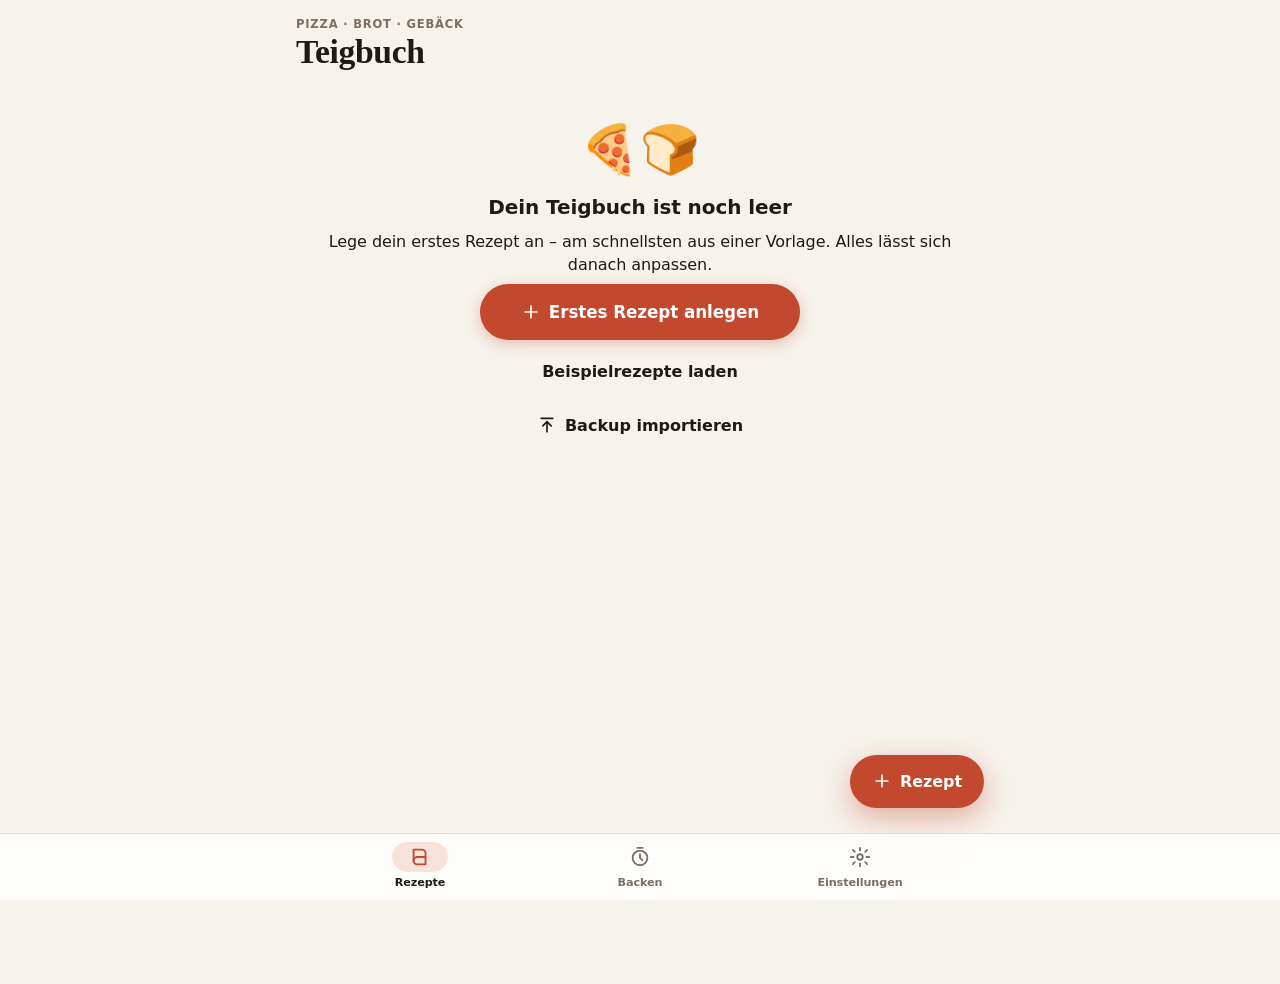
<file: index.html>
<!doctype html>
<html lang="de">
<head>
  <meta charset="utf-8">
  <meta name="viewport" content="width=device-width, initial-scale=1, maximum-scale=1, user-scalable=no, viewport-fit=cover">
  <title>Teigbuch</title>
  <meta name="description" content="Rezepte, Teigführung, Backplaner und Tagebuch für Pizza und Brot.">
  <meta name="theme-color" content="#FBF6EE" media="(prefers-color-scheme: light)">
  <meta name="theme-color" content="#17130F" media="(prefers-color-scheme: dark)">
  <link rel="manifest" href="manifest.webmanifest">
  <link rel="icon" href="icons/icon.svg" type="image/svg+xml">
  <link rel="apple-touch-icon" href="icons/icon-192.png">
  <meta name="apple-mobile-web-app-capable" content="yes">
  <meta name="mobile-web-app-capable" content="yes">
  <meta name="apple-mobile-web-app-status-bar-style" content="default">
  <meta name="apple-mobile-web-app-title" content="Teigbuch">
  <link rel="stylesheet" href="styles.css">
</head>
<body>
  <main id="view" aria-live="polite"></main>
  <nav class="tabbar" aria-label="Hauptnavigation">
    <a href="#/" data-tab="recipes">
      <span class="tab-pill"><svg class="ic" viewBox="0 0 24 24" fill="none" stroke="currentColor" stroke-width="2" stroke-linecap="round" stroke-linejoin="round" aria-hidden="true"><path d="M5 4h9a4 4 0 0 1 4 4v12H9a4 4 0 0 1-4-4V4z"/><path d="M5 16a4 4 0 0 1 4-4h9"/></svg></span>
      <span>Rezepte</span>
    </a>
    <a href="#/bake" data-tab="bake">
      <span class="tab-pill"><svg class="ic" viewBox="0 0 24 24" fill="none" stroke="currentColor" stroke-width="2" stroke-linecap="round" stroke-linejoin="round" aria-hidden="true"><circle cx="12" cy="13" r="8"/><path d="M12 9v4l2.5 2.5M9 2h6"/></svg><b id="bake-badge" class="badge" hidden></b></span>
      <span>Backen</span>
    </a>
    <a href="#/settings" data-tab="settings">
      <span class="tab-pill"><svg class="ic" viewBox="0 0 24 24" fill="none" stroke="currentColor" stroke-width="2" stroke-linecap="round" stroke-linejoin="round" aria-hidden="true"><circle cx="12" cy="12" r="3"/><path d="M12 2v3M12 19v3M4.2 4.2l2.1 2.1M17.7 17.7l2.1 2.1M2 12h3M19 12h3M4.2 19.8l2.1-2.1M17.7 6.3l2.1-2.1"/></svg></span>
      <span>Einstellungen</span>
    </a>
  </nav>
  <div id="toast" role="status"></div>
  <div id="sheet-root"></div>
  <noscript>Teigbuch benötigt JavaScript.</noscript>
  <script type="module" src="app.js"></script>
</body>
</html>
</file>
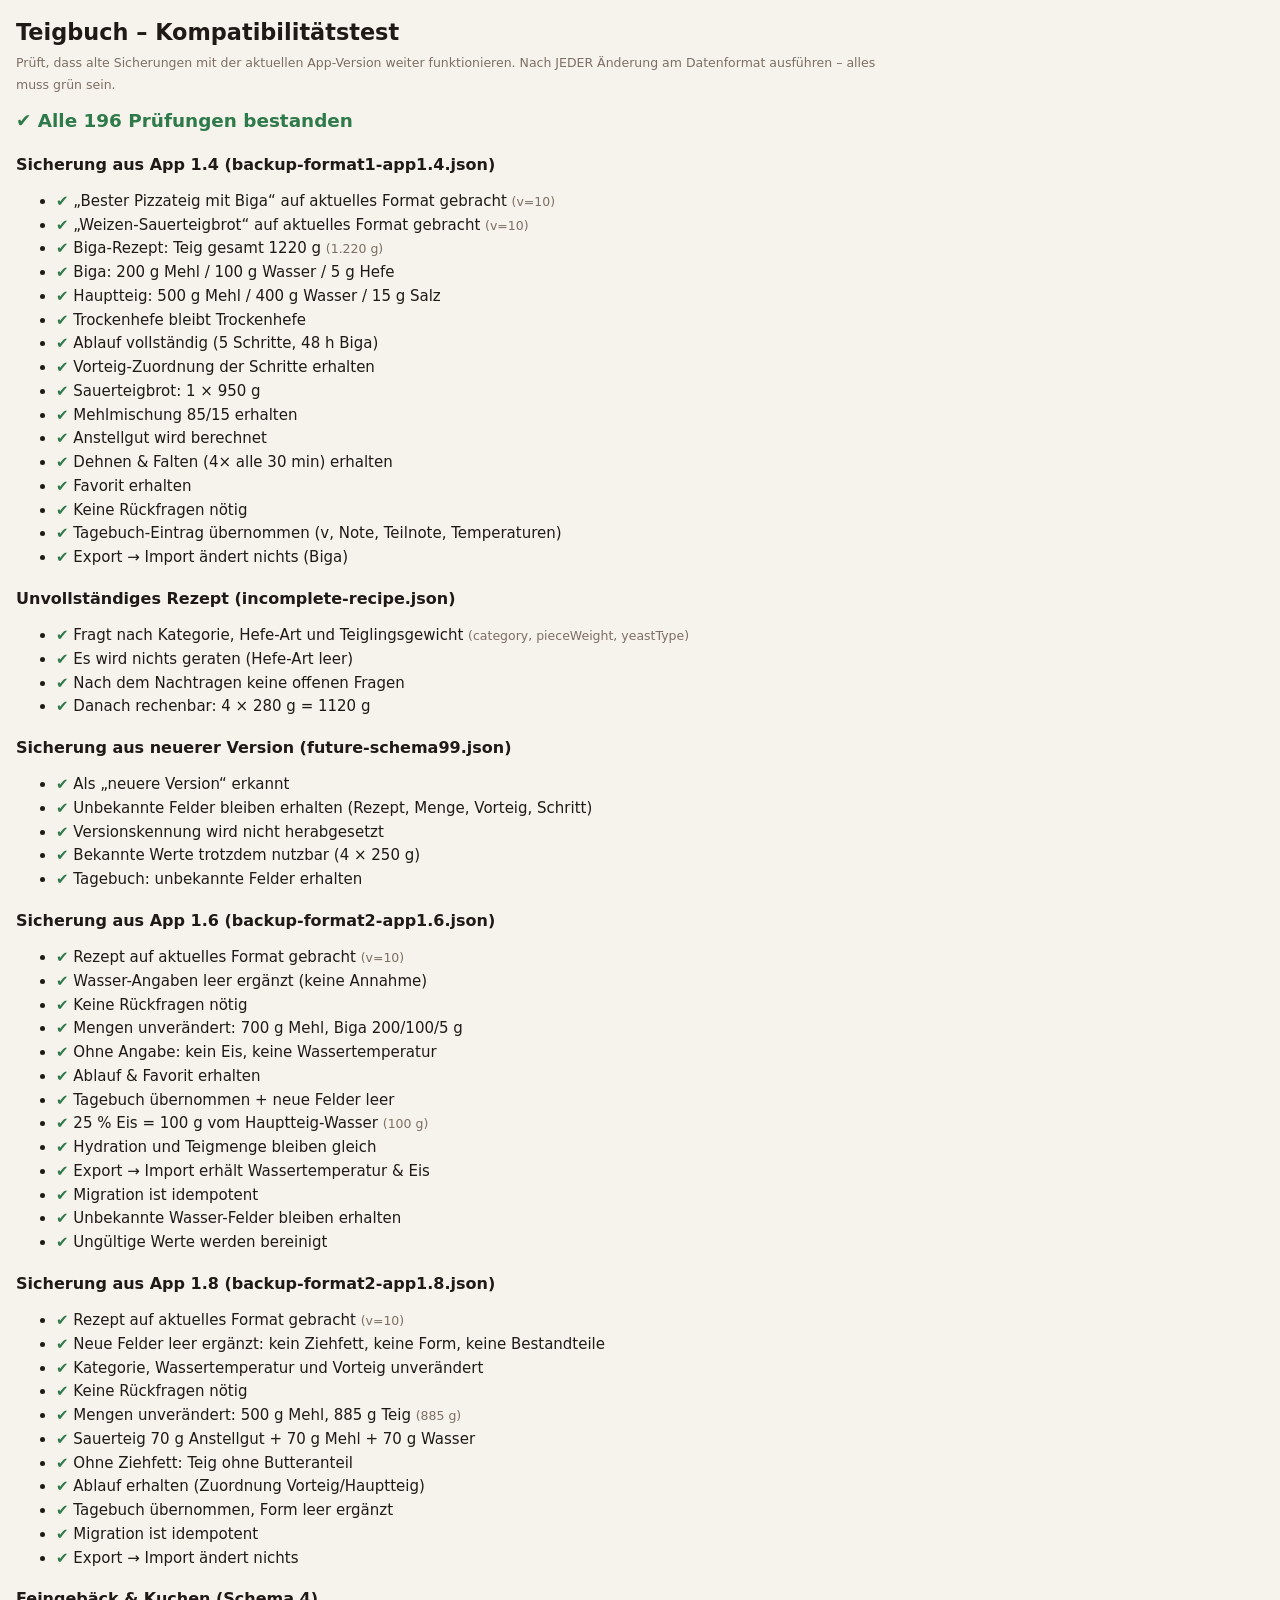
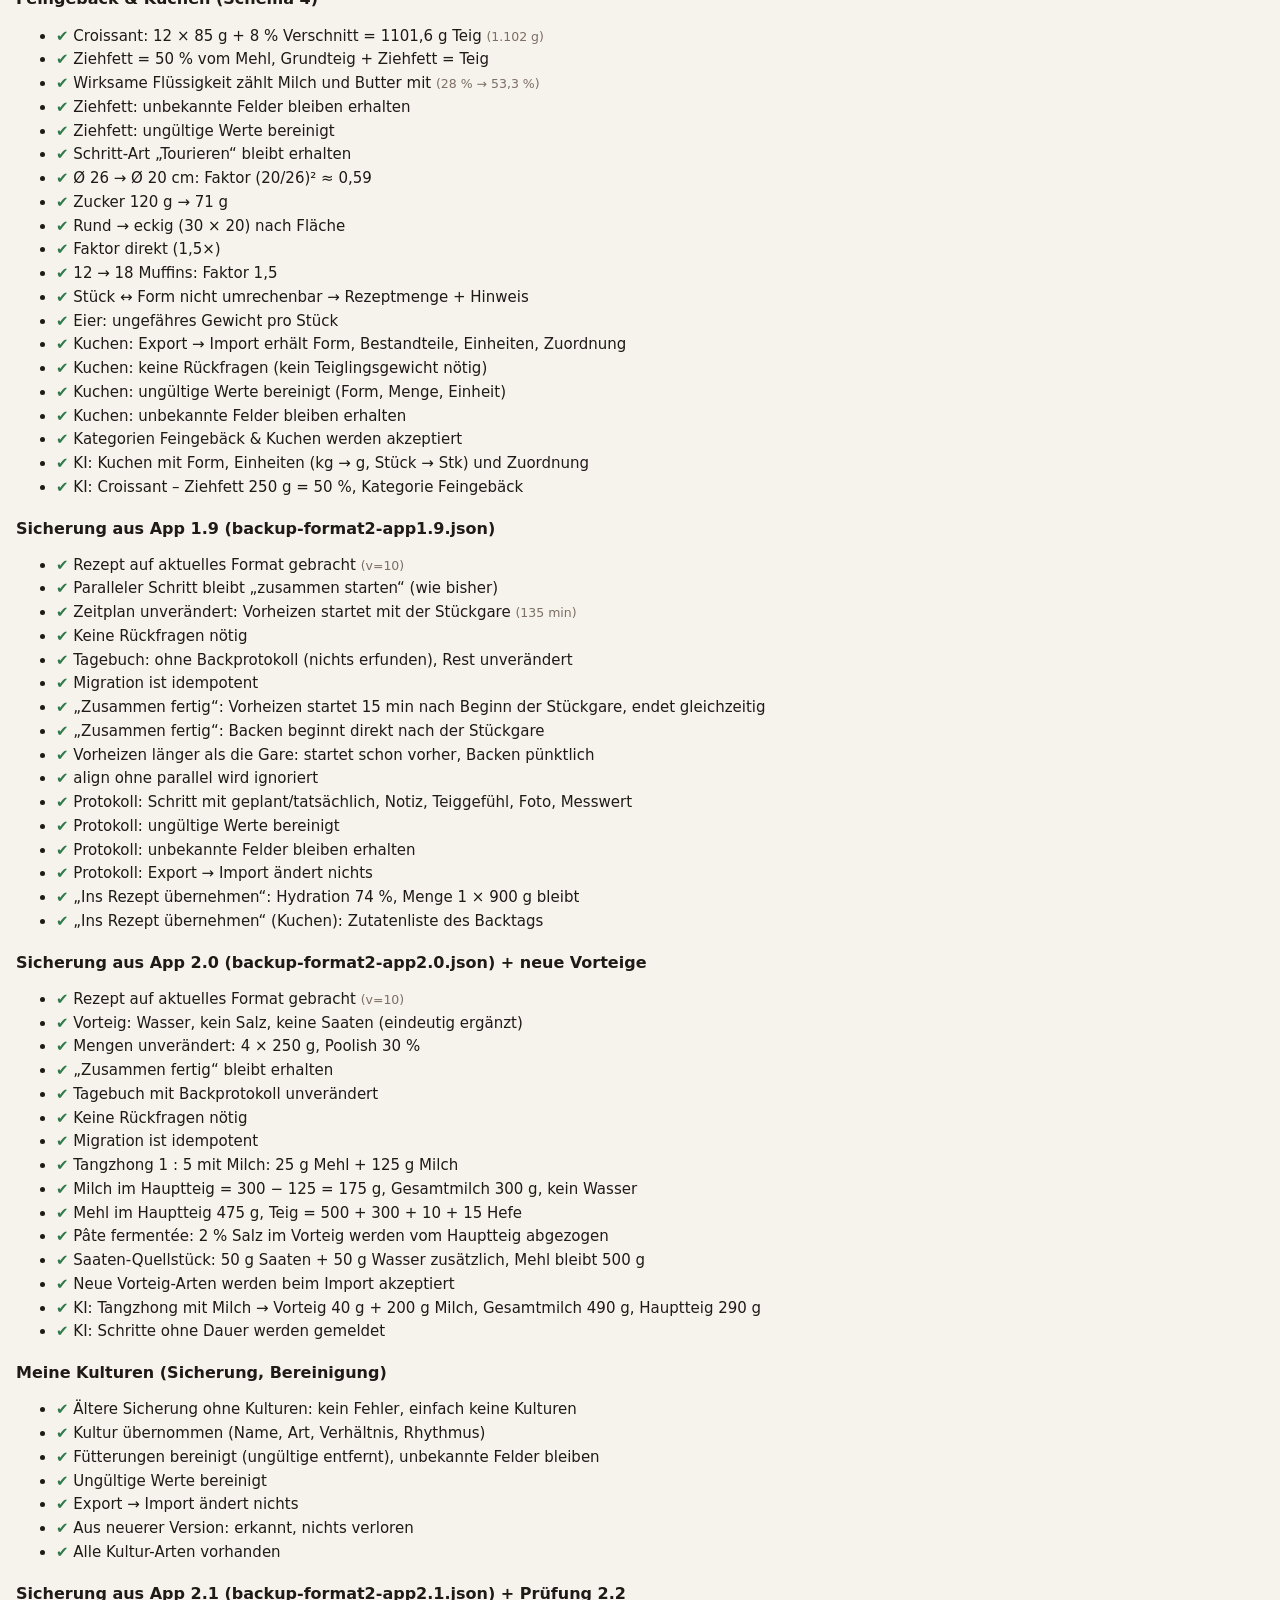
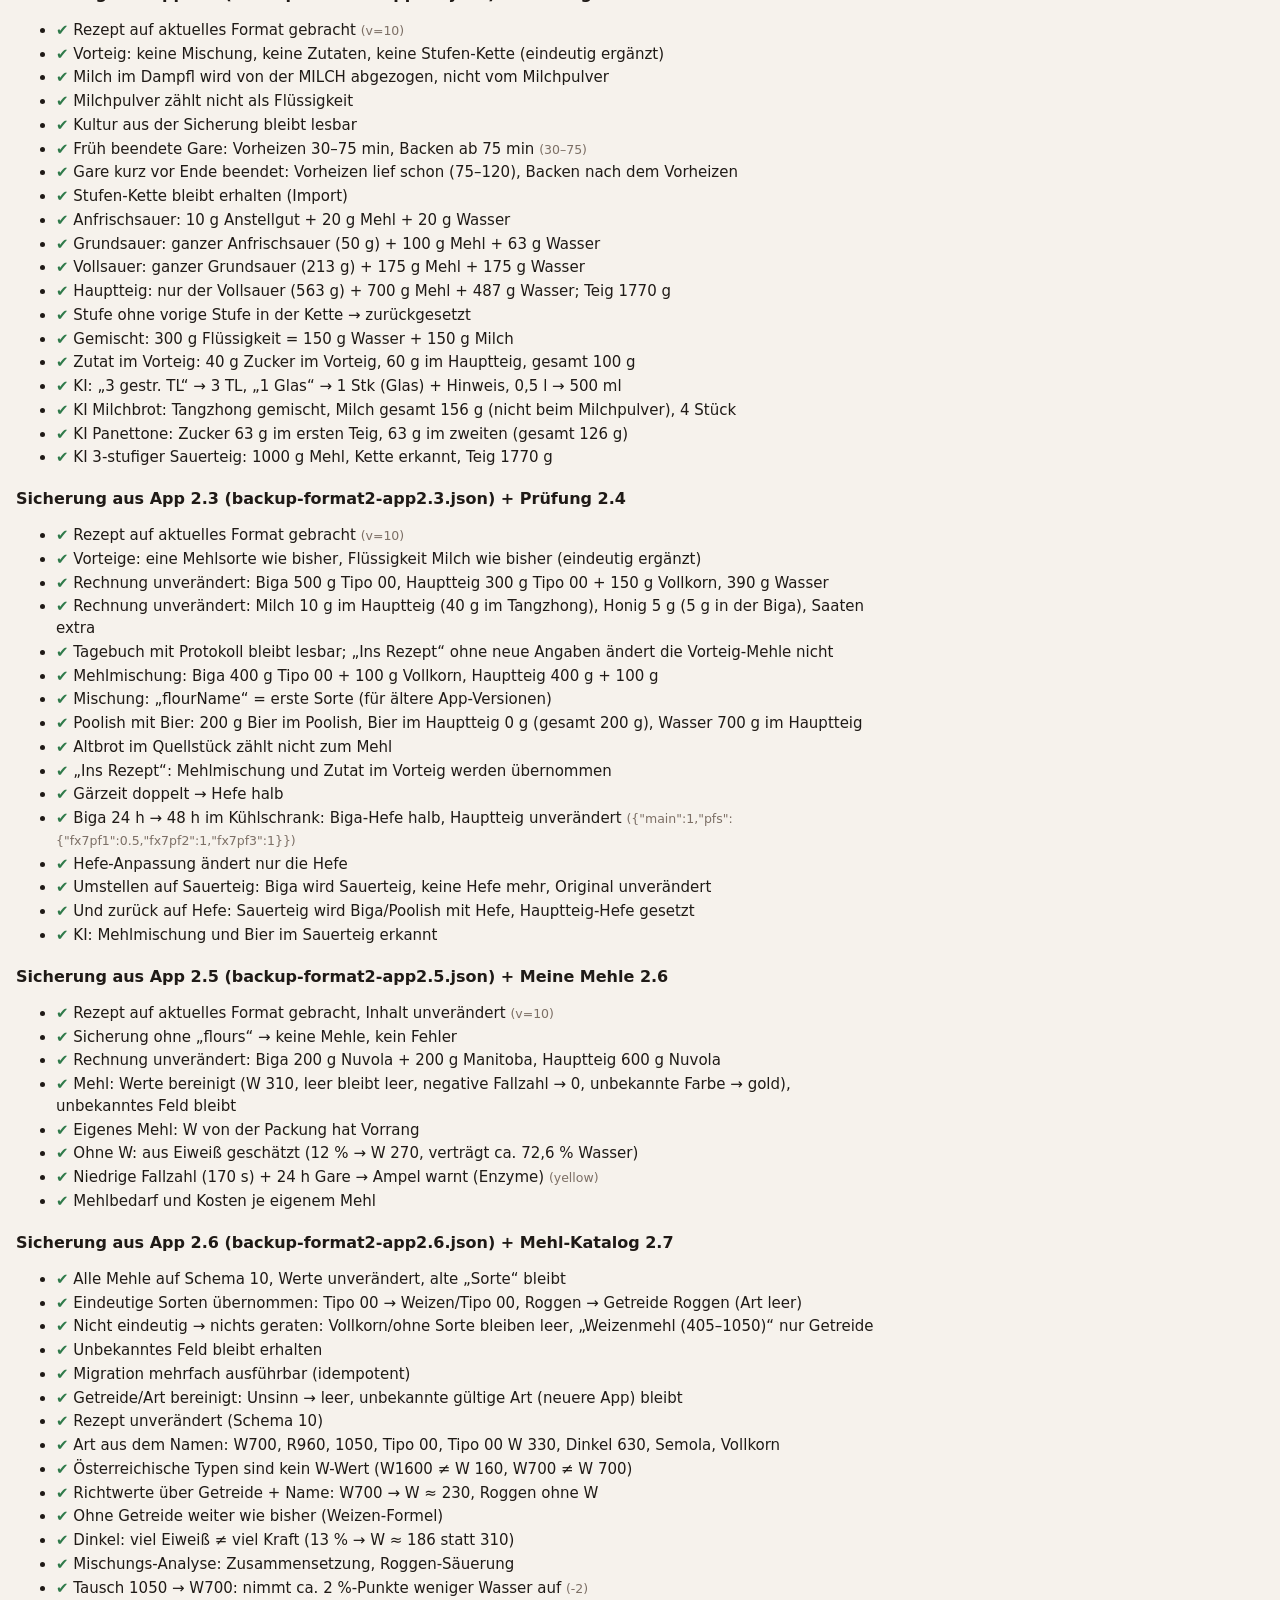
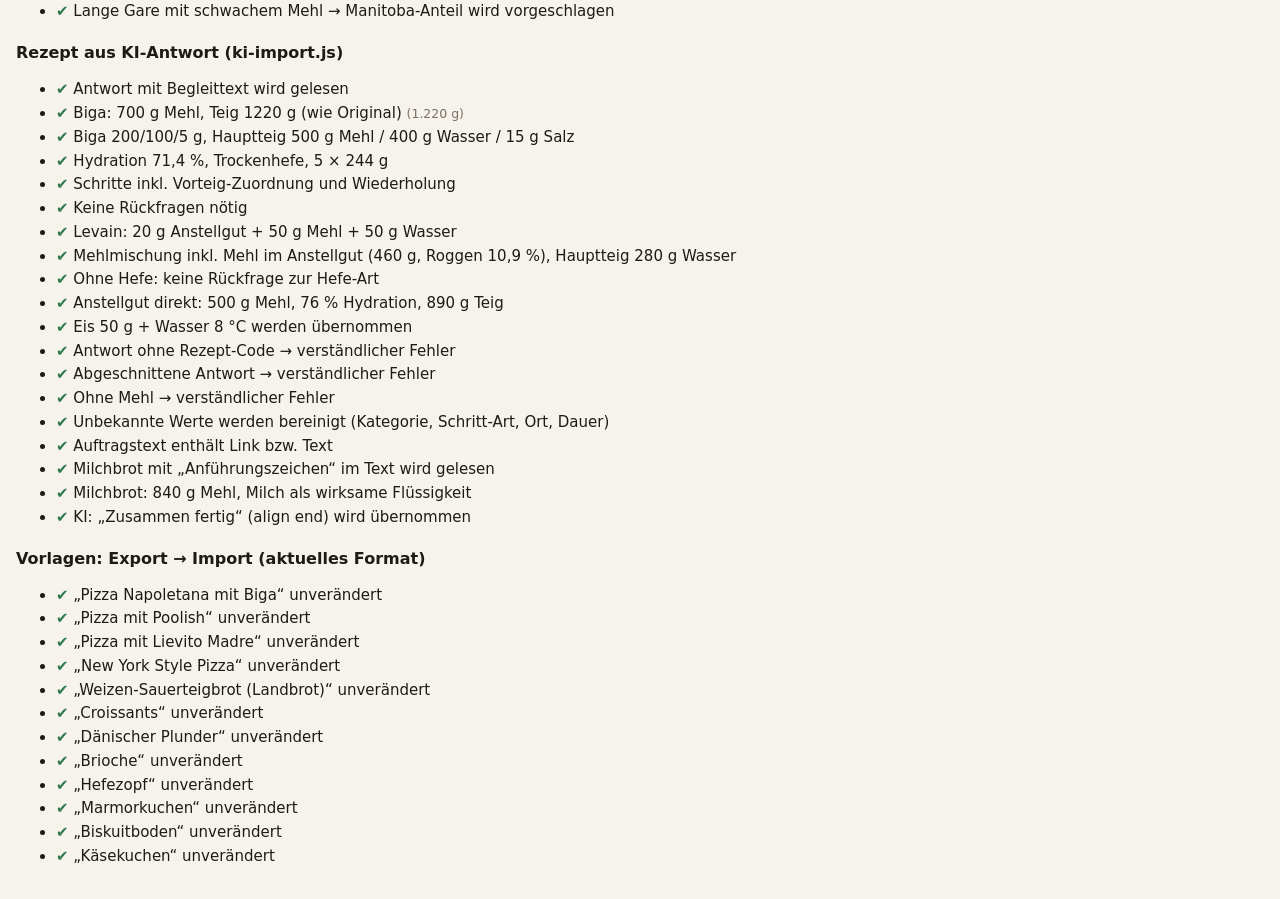
<file: tests/compat.html>
<!doctype html>
<html lang="de">
<head>
<meta charset="utf-8">
<meta name="viewport" content="width=device-width, initial-scale=1">
<title>Teigbuch – Kompatibilitätstest</title>
<style>
  :root { --bg: #F6F2EC; --text: #1F1A16; --ok: #2F7A4A; --bad: #B3261E; --muted: #7C6F65; }
  @media (prefers-color-scheme: dark) { :root:not([data-theme="light"]) { --bg: #131110; --text: #F4EDE6; --ok: #7CC490; --bad: #F2867E; --muted: #A69789; } }
  :root[data-theme="dark"] { --bg: #131110; --text: #F4EDE6; --ok: #7CC490; --bad: #F2867E; --muted: #A69789; }
  body { margin: 0; padding: 16px; background: var(--bg); color: var(--text); font: 15px/1.45 system-ui, sans-serif; max-width: 860px; }
  h1 { font-size: 1.4rem; margin: 0 0 4px; }
  .sum { font-size: 1.15rem; font-weight: 700; margin: 12px 0; }
  .ok { color: var(--ok); } .bad { color: var(--bad); }
  h2 { font-size: 1rem; margin: 18px 0 6px; }
  li { margin: 2px 0; }
  small { color: var(--muted); }
</style>
</head>
<body>
<h1>Teigbuch – Kompatibilitätstest</h1>
<small>Prüft, dass alte Sicherungen mit der aktuellen App-Version weiter funktionieren. Nach JEDER Änderung am Datenformat ausführen – alles muss grün sein.</small>
<div class="sum" id="sum">läuft …</div>
<div id="out"></div>
<script type="module">
import * as C from '../calc.js';
import * as MG from '../migrate.js';

const out = document.getElementById('out');
let pass = 0, fail = 0, section;
const group = (title) => { section = document.createElement('ul'); const h = document.createElement('h2'); h.textContent = title; out.append(h, section); };
const check = (label, cond, detail = '') => {
  const li = document.createElement('li');
  li.innerHTML = `<span class="${cond ? 'ok' : 'bad'}">${cond ? '✔' : '✘'}</span> ${label}${detail ? ` <small>(${detail})</small>` : ''}`;
  section.append(li);
  cond ? pass++ : fail++;
};
const near = (a, b, tol = 0.05) => Math.abs(a - b) <= tol;
const load = async (f) => (await fetch(`./fixtures/${f}?t=${Date.now()}`)).json();
const roundtrip = (o) => JSON.parse(JSON.stringify(o));

// ---------- 1) Sicherung aus App 1.4 (Format 1, Einträge ohne Versionsfeld) ----------
{
  group('Sicherung aus App 1.4 (backup-format1-app1.4.json)');
  const f = await load('backup-format1-app1.4.json');
  const recs = f.recipes.map((r) => MG.importRecipe(r));
  recs.forEach(({ rec, newer }) => check(`„${rec.name}“ auf aktuelles Format gebracht`, rec.v === MG.SCHEMA && !newer, `v=${rec.v}`));
  const biga = recs[0].rec, c = C.calc(biga);
  check('Biga-Rezept: Teig gesamt 1220 g', near(c.D, 1220, 0.5), C.fmtG(c.D));
  check('Biga: 200 g Mehl / 100 g Wasser / 5 g Hefe', near(c.pfs[0].flour, 200, 0.1) && near(c.pfs[0].water, 100, 0.1) && near(c.pfs[0].yeast, 5, 0.01));
  check('Hauptteig: 500 g Mehl / 400 g Wasser / 15 g Salz', near(c.main.flours[0].g, 500, 0.1) && near(c.main.water, 400, 0.2) && near(c.main.salt, 15, 0.05));
  check('Trockenhefe bleibt Trockenhefe', biga.yeastType === 'dry');
  check('Ablauf vollständig (5 Schritte, 48 h Biga)', biga.steps.length === 5 && biga.steps[1].durationMin === 2880);
  check('Vorteig-Zuordnung der Schritte erhalten', biga.steps[0].stage === biga.preferments[0].id);
  const sd = recs[1].rec, c2 = C.calc(sd);
  check('Sauerteigbrot: 1 × 950 g', near(c2.D, 950, 0.5));
  check('Mehlmischung 85/15 erhalten', sd.flours.length === 2 && sd.flours[1].pct === 15);
  check('Anstellgut wird berechnet', c2.pfs[0].starter > 0);
  check('Dehnen & Falten (4× alle 30 min) erhalten', sd.steps[0].repeat?.count === 4 && sd.steps[0].repeat?.intervalMin === 30);
  check('Favorit erhalten', sd.favorite === true);
  check('Keine Rückfragen nötig', recs.every(({ rec }) => MG.openQuestions(rec).length === 0));
  const log = MG.importLog(f.logs[0]).rec;
  check('Tagebuch-Eintrag übernommen (v, Note, Teilnote, Temperaturen)', log.v === MG.SCHEMA && log.rating === 4 && log.sub.rim === 5 && log.fridgeTemp === '5' && near(log.params.hydration, 71.43, 0.001));
  // Erneuter Export + Import darf nichts verändern (idempotent)
  const again = MG.importRecipe(roundtrip(biga)).rec;
  check('Export → Import ändert nichts (Biga)', JSON.stringify(C.calc(again).totals) === JSON.stringify(c.totals) && again.steps.length === biga.steps.length);
}

// ---------- 2) Unvollständige Daten → App fragt nach, statt zu raten ----------
{
  group('Unvollständiges Rezept (incomplete-recipe.json)');
  const f = await load('incomplete-recipe.json');
  const { rec } = MG.importRecipe(f.recipes[0]);
  const ids = MG.openQuestions(rec).map((q) => q.id).sort();
  check('Fragt nach Kategorie, Hefe-Art und Teiglingsgewicht', JSON.stringify(ids) === JSON.stringify(['category', 'pieceWeight', 'yeastType']), ids.join(', '));
  check('Es wird nichts geraten (Hefe-Art leer)', rec.yeastType === '');
  const ans = { category: 'pizza', yeastType: 'fresh', pieceWeight: '280' };
  MG.openQuestions(rec).forEach((q) => q.apply(rec, ans[q.id]));
  check('Nach dem Nachtragen keine offenen Fragen', MG.openQuestions(rec).length === 0);
  check('Danach rechenbar: 4 × 280 g = 1120 g', near(C.calc(rec).D, 1120, 0.5));
}

// ---------- 3) Sicherung aus einer NEUEREN App-Version ----------
{
  group('Sicherung aus neuerer Version (future-schema99.json)');
  const f = await load('future-schema99.json');
  const m = MG.importRecipe(f.recipes[0]), r = m.rec;
  check('Als „neuere Version“ erkannt', m.newer === true);
  check('Unbekannte Felder bleiben erhalten (Rezept, Menge, Vorteig, Schritt)',
    r.futureRating?.crispness === 4 && r.yield.futureUnit === 'oz' && r.preferments[0].futurePfField === true && r.steps[0].futureStepField === 'Spirale');
  check('Versionskennung wird nicht herabgesetzt', r.v === 99);
  check('Bekannte Werte trotzdem nutzbar (4 × 250 g)', near(C.calc(r).D, 1000, 0.5));
  const l = MG.importLog(f.logs[0]);
  check('Tagebuch: unbekannte Felder erhalten', l.newer && l.rec.futureLogField === 'x' && l.rec.params.futureParam === 1);
}

// ---------- 3b) Sicherung aus App 1.6 (Format 2, Schema 2) → Schema 3 (Wassertemperatur & Eis) ----------
{
  group('Sicherung aus App 1.6 (backup-format2-app1.6.json)');
  const f = await load('backup-format2-app1.6.json');
  const { rec: r, newer } = MG.importRecipe(f.recipes[0]);
  check('Rezept auf aktuelles Format gebracht', r.v === MG.SCHEMA && !newer, `v=${r.v}`);
  check('Wasser-Angaben leer ergänzt (keine Annahme)', r.water.temp === '' && r.water.icePct === '' && r.water.pct === 71.43);
  check('Keine Rückfragen nötig', MG.openQuestions(r).length === 0);
  const c = C.calc(r);
  check('Mengen unverändert: 700 g Mehl, Biga 200/100/5 g', near(c.F, 700, 0.01) && near(c.pfs[0].flour, 200, 0.1) && near(c.pfs[0].water, 100, 0.1) && near(c.pfs[0].yeast, 5, 0.01));
  check('Ohne Angabe: kein Eis, keine Wassertemperatur', c.main.ice === 0 && c.main.waterTemp === '');
  check('Ablauf & Favorit erhalten', r.steps.length === 5 && r.steps[0].stage === r.preferments[0].id && r.favorite === true);
  const l = MG.importLog(f.logs[0]).rec;
  check('Tagebuch übernommen + neue Felder leer', l.v === MG.SCHEMA && l.rating === 5 && l.doughTemp === '24.5' && l.waterTemp === '' && l.iceG === '' && l.params.count === 4);
  // Neue Angaben setzen → Eis ersetzt Wasser, Hydration bleibt
  r.water.temp = 6; r.water.icePct = 25;
  const c2 = C.calc(r);
  check('25 % Eis = 100 g vom Hauptteig-Wasser', near(c2.main.ice, 100, 0.1) && near(c2.main.water, 400, 0.2), C.fmtG(c2.main.ice));
  check('Hydration und Teigmenge bleiben gleich', near(c2.totals.hydration, c.totals.hydration, 0.0001) && near(c2.D, c.D, 0.001));
  const back = MG.importRecipe(roundtrip(r)).rec;
  check('Export → Import erhält Wassertemperatur & Eis', back.water.temp === 6 && back.water.icePct === 25);
  const twice = MG.migrateRecipe(MG.migrateRecipe({ ...f.recipes[0] }).rec).rec;
  check('Migration ist idempotent', twice.water.temp === '' && twice.water.icePct === '' && twice.v === MG.SCHEMA);
  const unk = MG.importRecipe({ ...roundtrip(r), water: { pct: 70, temp: 5, icePct: 10, futureWaterField: 'x' } }).rec;
  check('Unbekannte Wasser-Felder bleiben erhalten', unk.water.futureWaterField === 'x');
  check('Ungültige Werte werden bereinigt', MG.importRecipe({ ...roundtrip(r), water: { pct: 70, temp: 'abc', icePct: 250 } }).rec.water.temp === ''
    && MG.importRecipe({ ...roundtrip(r), water: { pct: 70, icePct: 250 } }).rec.water.icePct === 100);
}

// ---------- 3c) Sicherung aus App 1.8 (Schema 3) → Schema 4 (Feingebäck & Kuchen) ----------
{
  group('Sicherung aus App 1.8 (backup-format2-app1.8.json)');
  const f = await load('backup-format2-app1.8.json');
  const { rec: r, newer } = MG.importRecipe(f.recipes[0]);
  check('Rezept auf aktuelles Format gebracht', r.v === MG.SCHEMA && !newer && MG.SCHEMA >= 4, `v=${r.v}`);
  check('Neue Felder leer ergänzt: kein Ziehfett, keine Form, keine Bestandteile', r.lamination.pct === 0 && r.pan.shape === '' && Array.isArray(r.parts) && r.parts.length === 0);
  check('Kategorie, Wassertemperatur und Vorteig unverändert', r.category === 'bread' && r.water.temp === 28 && r.preferments[0].starterPct === 100);
  check('Keine Rückfragen nötig', MG.openQuestions(r).length === 0);
  const c = C.calc(r);
  check('Mengen unverändert: 500 g Mehl, 885 g Teig', near(c.F, 500, 0.01) && near(c.D, 885, 0.5), C.fmtG(c.D));
  check('Sauerteig 70 g Anstellgut + 70 g Mehl + 70 g Wasser', near(c.pfs[0].starter, 70, 0.05) && near(c.pfs[0].freshFlour, 70, 0.05) && near(c.pfs[0].freshWater, 70, 0.05));
  check('Ohne Ziehfett: Teig ohne Butteranteil', c.lam.g === 0 && near(c.lam.base, c.D, 0.001));
  check('Ablauf erhalten (Zuordnung Vorteig/Hauptteig)', r.steps.length === 6 && r.steps[0].stage === r.preferments[0].id && r.steps[2].stage === 'main');
  const l = MG.importLog(f.logs[0]).rec;
  check('Tagebuch übernommen, Form leer ergänzt', l.v === MG.SCHEMA && l.rating === 4 && l.waterTemp === '28' && l.params.pan === '' && l.params.totalHours === 16);
  const twice = MG.migrateRecipe(MG.migrateRecipe({ ...f.recipes[0] }).rec).rec;
  check('Migration ist idempotent', twice.lamination.pct === 0 && twice.pan.shape === '' && twice.parts.length === 0 && twice.v === MG.SCHEMA);
  const back = MG.importRecipe(roundtrip(r)).rec;
  check('Export → Import ändert nichts', JSON.stringify(C.calc(back).totals) === JSON.stringify(c.totals) && back.steps.length === r.steps.length);
}

// ---------- 6) Feingebäck (Ziehfett) und Kuchen (Formen) ----------
{
  group('Feingebäck & Kuchen (Schema 4)');
  // a) Ziehfett gehört zum Teiggewicht
  const cr = C.TEMPLATES.find((t) => t.id === 'croissant').build();
  const c = C.calc(cr);
  check('Croissant: 12 × 85 g + 8 % Verschnitt = 1101,6 g Teig', near(c.D, 1101.6, 0.5), C.fmtG(c.D));
  check('Ziehfett = 50 % vom Mehl, Grundteig + Ziehfett = Teig', near(c.lam.g, c.F * 0.5, 0.01) && near(c.lam.base + c.lam.g, c.D, 0.001));
  check('Wirksame Flüssigkeit zählt Milch und Butter mit', c.totals.hydEff > c.totals.hydration + 20, `${C.fmtPct(c.totals.hydration)} → ${C.fmtPct(c.totals.hydEff)}`);
  const unk = MG.importRecipe({ ...roundtrip(cr), v: MG.SCHEMA, lamination: { pct: 55, name: 'Butter', futureLamField: 'x' } }).rec;
  check('Ziehfett: unbekannte Felder bleiben erhalten', unk.lamination.pct === 55 && unk.lamination.futureLamField === 'x');
  check('Ziehfett: ungültige Werte bereinigt', MG.importRecipe({ ...roundtrip(cr), lamination: { pct: -5, name: 7 } }).rec.lamination.pct === 0);
  check('Schritt-Art „Tourieren“ bleibt erhalten', MG.importRecipe(roundtrip(cr)).rec.steps.filter((s) => s.kind === 'laminate').length === 3);
  // b) Kuchen: Umrechnen nach Fläche, Stück, Faktor
  const mk = C.TEMPLATES.find((t) => t.id === 'biskuit').build();
  check('Ø 26 → Ø 20 cm: Faktor (20/26)² ≈ 0,59', near(C.calcCake(mk, { pan: { shape: 'round', d: 20 } }).factor, (20 / 26) ** 2, 0.0001));
  const k20 = C.calcCake(mk, { pan: { shape: 'round', d: 20 } });
  check('Zucker 120 g → 71 g', near(k20.parts[0].items.find((i) => i.name === 'Zucker').v, 120 * (20 / 26) ** 2, 0.01));
  check('Rund → eckig (30 × 20) nach Fläche', near(C.calcCake(mk, { pan: { shape: 'rect', l: 30, w: 20 } }).factor, 600 / (Math.PI * 169), 0.0001));
  check('Faktor direkt (1,5×)', C.calcCake(mk, { factor: 1.5 }).factor === 1.5);
  const muf = { ...mk, pan: { shape: 'count', n: 12 } };
  check('12 → 18 Muffins: Faktor 1,5', C.calcCake(muf, { pan: { shape: 'count', n: 18 } }).factor === 1.5);
  check('Stück ↔ Form nicht umrechenbar → Rezeptmenge + Hinweis', (() => { const x = C.calcCake(muf, { pan: { shape: 'round', d: 20 } }); return x.factor === 1 && x.warnings.length === 1; })());
  check('Eier: ungefähres Gewicht pro Stück', C.pieceGrams('Eier') === 52 && C.pieceGrams('Eigelb') === 18 && C.pieceGrams('Mehl') === 0);
  // c) Kuchen-Daten: Bereinigung & Erhalt
  const back = MG.importRecipe(roundtrip({ ...mk, v: MG.SCHEMA })).rec;
  check('Kuchen: Export → Import erhält Form, Bestandteile, Einheiten, Zuordnung', back.pan.shape === 'round' && back.pan.d === 26 && back.parts[0].items.length === 7
    && back.parts[0].items[0].unit === 'Stk' && back.steps[0].stage === back.parts[0].id);
  check('Kuchen: keine Rückfragen (kein Teiglingsgewicht nötig)', MG.openQuestions(back).length === 0);
  const evil = MG.importRecipe({ ...roundtrip(mk), pan: { shape: 'hexagon', d: -3 }, parts: [{ id: '<x>', name: '<b>', items: [{ name: 'A', amount: -2, unit: 'Eimer' }], futurePart: 1 }] }).rec;
  check('Kuchen: ungültige Werte bereinigt (Form, Menge, Einheit)', evil.pan.shape === '' && evil.pan.d === 0 && evil.parts[0].items[0].amount === 0 && evil.parts[0].items[0].unit === 'g' && evil.parts[0].id === 'x');
  check('Kuchen: unbekannte Felder bleiben erhalten', evil.parts[0].futurePart === 1);
  check('Kategorien Feingebäck & Kuchen werden akzeptiert', MG.importRecipe({ ...roundtrip(cr) }).rec.category === 'fine' && back.category === 'cake');
  // d) KI-Brücke: Kuchen (Format B) und Croissant mit Ziehfett
  const KI = await import('../ki-import.js');
  const kc = MG.importRecipe(KI.kiToRecipe({ name: 'Rührkuchen', category: 'cake', pan: { shape: 'rect', length_cm: 30, width_cm: 11 },
    parts: [{ name: 'Teig', items: [{ name: 'Mehl', amount: 0.3, unit: 'kg' }, { name: 'Eier', amount: 4, unit: 'Stück' }, { name: 'Milch', amount: 125, unit: 'ml' }, { name: 'Backpulver', amount: 1, unit: 'Päckchen' }] }],
    steps: [{ kind: 'mix', name: 'Rühren', minutes: 10, stage: 'part1' }, { kind: 'bake', name: 'Backen', minutes: 50, location: 'oven' }] }, { schema: MG.SCHEMA }).recipe).rec;
  check('KI: Kuchen mit Form, Einheiten (kg → g, Stück → Stk) und Zuordnung', kc.category === 'cake' && kc.pan.l === 30 && kc.parts[0].items[0].amount === 300 && kc.parts[0].items[0].unit === 'g'
    && kc.parts[0].items[1].unit === 'Stk' && kc.parts[0].items[3].unit === 'Pck' && kc.steps[0].stage === kc.parts[0].id);
  const kr = MG.importRecipe(KI.kiToRecipe({ name: 'Croissant', category: 'fine', yeastType: 'fresh', main: { flours: [{ name: 'Weizenmehl 550', g: 500 }], water_g: 140, salt_g: 10, yeast_g: 20,
    extras: [{ name: 'Milch', g: 140 }, { name: 'Zucker', g: 60 }] }, lamination: { name: 'Butter', g: 250 } }, { schema: MG.SCHEMA }).recipe).rec;
  check('KI: Croissant – Ziehfett 250 g = 50 %, Kategorie Feingebäck', kr.category === 'fine' && near(kr.lamination.pct, 50, 0.001) && near(C.calc(kr).lam.g, 250, 0.05));
}

// ---------- 3d) Sicherung aus App 1.9 (Schema 4) → Schema 5 (Nebenher-Schritte, Backprotokoll) ----------
{
  group('Sicherung aus App 1.9 (backup-format2-app1.9.json)');
  const f = await load('backup-format2-app1.9.json');
  const { rec: r, newer } = MG.importRecipe(f.recipes[0]);
  check('Rezept auf aktuelles Format gebracht', r.v === MG.SCHEMA && !newer && MG.SCHEMA >= 5, `v=${r.v}`);
  check('Paralleler Schritt bleibt „zusammen starten“ (wie bisher)', r.steps[3].parallel === true && r.steps[3].align === '');
  const tl = C.timeline(r.steps, 0);
  check('Zeitplan unverändert: Vorheizen startet mit der Stückgare', tl[3].start === tl[2].start && tl[4].start === tl[2].end, `${tl[3].start / 60000} min`);
  check('Keine Rückfragen nötig', MG.openQuestions(r).length === 0);
  const l = MG.importLog(f.logs[0]).rec;
  check('Tagebuch: ohne Backprotokoll (nichts erfunden), Rest unverändert', l.v === MG.SCHEMA && l.protocol === null && l.rating === 4 && l.nextTime === 'mehr Wasser');
  const twice = MG.migrateRecipe(MG.migrateRecipe({ ...f.recipes[0] }).rec).rec;
  check('Migration ist idempotent', twice.steps[3].align === '' && twice.v === MG.SCHEMA);
  // „Zusammen fertig“: Vorheizen endet genau mit der Stückgare
  const r2 = MG.importRecipe({ ...roundtrip(r), steps: r.steps.map((s, i) => (i === 3 ? { ...s, align: 'end' } : s)) }).rec;
  const t2 = C.timeline(r2.steps, 0);
  check('„Zusammen fertig“: Vorheizen startet 15 min nach Beginn der Stückgare, endet gleichzeitig', r2.steps[3].align === 'end' && t2[3].start === t2[2].start + 15 * 60000 && t2[3].end === t2[2].end);
  check('„Zusammen fertig“: Backen beginnt direkt nach der Stückgare', t2[4].start === t2[2].end && C.planInfo(r2.steps, 0).total === C.planInfo(r.steps, 0).total);
  const longer = C.timeline(r2.steps.map((s, i) => (i === 3 ? { ...s, durationMin: 90 } : s)), 0);
  check('Vorheizen länger als die Gare: startet schon vorher, Backen pünktlich', longer[3].end === longer[2].end && longer[3].start < longer[2].start && longer[4].start === longer[2].end);
  check('align ohne parallel wird ignoriert', MG.importRecipe({ ...roundtrip(r), steps: [{ ...r.steps[0], align: 'end' }] }).rec.steps[0].align === '');
  // Backprotokoll: Bereinigung und Erhalt
  const proto = { startAt: 1, endAt: 2, hydration: 74, baseHydration: 72, dough: 912,
    steps: [{ name: 'Stockgare', kind: 'bulk', loc: 'rt', plan: 120, act: 150, start: 1, note: 'sehr klebrig', feel: 'sticky', photos: ['abc', '<x>'], meas: { dough: 25.5, bad: 3 }, futureStep: 1 },
      { name: '<img onerror=x>', kind: 'hack', loc: 'mars', plan: 'x', act: null, feel: 'nass' }],
    blocks: [{ title: 'Hauptteig', rows: [{ name: 'Wasser', txt: '370 g', was: '360 g' }] }],
    changes: [{ stage: 'Hauptteig', name: 'Wasser', from: '360 g', to: '370 g' }],
    pct: { water: 74, salt: 2, yeast: 0.5, oil: 0, lam: 0, flours: [{ name: 'Weizenmehl 550', pct: 100 }], extras: [], pfs: [], cake: [] }, futureProto: 'x' };
  const lp = MG.importLog({ ...roundtrip(f.logs[0]), v: MG.SCHEMA, protocol: proto }).rec;
  const p0 = lp.protocol.steps[0], p1 = lp.protocol.steps[1];
  check('Protokoll: Schritt mit geplant/tatsächlich, Notiz, Teiggefühl, Foto, Messwert', p0.plan === 120 && p0.act === 150 && p0.note === 'sehr klebrig' && p0.feel === 'sticky' && p0.photos.join() === 'abc,x' && p0.meas.dough === 25.5 && p0.meas.bad === undefined);
  check('Protokoll: ungültige Werte bereinigt', p1.kind === 'other' && p1.loc === 'rt' && p1.plan === null && p1.act === null && p1.feel === '');
  check('Protokoll: unbekannte Felder bleiben erhalten', lp.protocol.futureProto === 'x' && p0.futureStep === 1);
  check('Protokoll: Export → Import ändert nichts', JSON.stringify(MG.importLog(roundtrip(lp)).rec.protocol) === JSON.stringify(lp.protocol));
  // Übernahme ins Rezept (applyPct): Anteile vom Backtag, Menge bleibt
  const ap = C.applyPct(structuredClone(r), lp.protocol.pct);
  check('„Ins Rezept übernehmen“: Hydration 74 %, Menge 1 × 900 g bleibt', ap.water.pct === 74 && ap.yield.pieceWeight === 900 && near(C.calc(ap).D, 900, 0.5));
  const cake = C.TEMPLATES.find((t) => t.id === 'biskuit').build();
  const cp = C.applyPct(structuredClone(cake), { cake: [{ id: cake.parts[0].id, items: [{ name: 'Eier', amount: 5, unit: 'Stk' }] }] });
  check('„Ins Rezept übernehmen“ (Kuchen): Zutatenliste des Backtags', cp.parts[0].items.length === 1 && cp.parts[0].items[0].amount === 5);
}

// ---------- 3e) Sicherung aus App 2.0 (Schema 5) → Schema 6 (neue Vorteige) ----------
{
  group('Sicherung aus App 2.0 (backup-format2-app2.0.json) + neue Vorteige');
  const f = await load('backup-format2-app2.0.json');
  const { rec: r, newer } = MG.importRecipe(f.recipes[0]);
  check('Rezept auf aktuelles Format gebracht', r.v === MG.SCHEMA && !newer && MG.SCHEMA >= 6, `v=${r.v}`);
  check('Vorteig: Wasser, kein Salz, keine Saaten (eindeutig ergänzt)', r.preferments[0].liquid === 'water' && r.preferments[0].saltPct === 0 && r.preferments[0].seeds === false);
  const c = C.calc(r);
  check('Mengen unverändert: 4 × 250 g, Poolish 30 %', near(c.D, 1000, 0.5) && near(c.pfs[0].flour, c.F * 0.3, 0.01) && near(c.main.water, c.totals.water - c.pfs[0].water, 0.01));
  check('„Zusammen fertig“ bleibt erhalten', r.steps[4].align === 'end' && r.steps[4].parallel === true);
  const l = MG.importLog(f.logs[0]).rec;
  check('Tagebuch mit Backprotokoll unverändert', l.v === MG.SCHEMA && l.protocol.steps[0].feel === 'firm' && l.protocol.changes.length === 1 && l.protocol.pct.water === 72);
  check('Keine Rückfragen nötig', MG.openQuestions(r).length === 0);
  check('Migration ist idempotent', MG.migrateRecipe(MG.migrateRecipe({ ...f.recipes[0] }).rec).rec.preferments[0].liquid === 'water');
  // Tangzhong mit Milch: Milch wird von der Milch im Rezept abgezogen, Wasser-Hydration bleibt
  const base = C.blankRecipe('fine');
  Object.assign(base, { yield: { mode: 'flour', flour: 500, count: 1, pieceWeight: 0, loss: 0 }, water: { pct: 0, temp: '', icePct: '' }, extras: [{ name: 'Milch', pct: 60 }], salt: 2 });
  const tz = MG.importRecipe({ ...roundtrip(base), v: MG.SCHEMA, preferments: [C.makePf('tangzhong', { liquid: 'milk', flourPct: 5 })] }).rec;
  const ct = C.calc(tz);
  check('Tangzhong 1 : 5 mit Milch: 25 g Mehl + 125 g Milch', near(ct.pfs[0].flour, 25, 0.01) && near(ct.pfs[0].water, 125, 0.01) && ct.pfs[0].milk);
  check('Milch im Hauptteig = 300 − 125 = 175 g, Gesamtmilch 300 g, kein Wasser', near(ct.main.extras[0].g, 175, 0.01) && near(ct.main.extras[0].total, 300, 0.01) && near(ct.main.water, 0, 0.01));
  check('Mehl im Hauptteig 475 g, Teig = 500 + 300 + 10 + 15 Hefe', near(ct.main.flours[0].g, 475, 0.01) && near(ct.D, 500 * (1 + 0.6 + 0.02 + 0.03), 0.5));
  // Pâte fermentée mit Salz
  const pz = C.TEMPLATES.find((t) => t.id === 'poolish').build();
  const pt = MG.importRecipe({ ...roundtrip(pz), v: MG.SCHEMA, preferments: [C.makePf('pate', { flourPct: 20 })], yield: { mode: 'flour', flour: 500, count: 2, pieceWeight: 0, loss: 0 } }).rec;
  const cp = C.calc(pt);
  check('Pâte fermentée: 2 % Salz im Vorteig werden vom Hauptteig abgezogen', near(cp.pfs[0].salt, 2, 0.001) && near(cp.main.salt, 500 * 0.028 - 2, 0.001) && near(cp.totals.salt, 14, 0.001));
  // Quellstück aus Saaten: zusätzlich, nicht Mehl
  const qs = MG.importRecipe({ ...roundtrip(pt), preferments: [C.makePf('quell', { seeds: true, flourPct: 10, flourName: 'Leinsamen' })] }).rec;
  const cq = C.calc(qs);
  check('Saaten-Quellstück: 50 g Saaten + 50 g Wasser zusätzlich, Mehl bleibt 500 g', near(cq.F, 500, 0.01) && near(cq.main.flours[0].g, 500, 0.01) && near(cq.totals.seeds, 100, 0.01) && near(cq.main.water, cq.totals.water, 0.01));
  check('Neue Vorteig-Arten werden beim Import akzeptiert', ['dampfl', 'pate', 'tangzhong', 'yudane', 'quell'].every((t) => MG.importRecipe({ ...roundtrip(pz), preferments: [{ ...C.makePf(t) }] }).rec.preferments[0].type === t));
  const KI = await import('../ki-import.js');
  const kt = MG.importRecipe(KI.kiToRecipe({ name: 'Milchbrot', category: 'fine', yeastType: 'fresh',
    preferments: [{ type: 'tangzhong', flour_g: 40, water_g: 200, liquid: 'milk' }],
    main: { flours: [{ name: 'Mehl', g: 800 }], water_g: 0, salt_g: 9, yeast_g: 18, extras: [{ name: 'Milch', g: 290 }, { name: 'Zucker', g: 75 }] },
    steps: [{ kind: 'prep', name: 'Tangzhong kochen', stage: 'pf1' }, { kind: 'bulk', minutes: 120 }] }, { schema: MG.SCHEMA }).recipe).rec;
  const ck = C.calc(kt);
  check('KI: Tangzhong mit Milch → Vorteig 40 g + 200 g Milch, Gesamtmilch 490 g, Hauptteig 290 g', kt.preferments[0].type === 'tangzhong' && kt.preferments[0].liquid === 'milk'
    && near(ck.F, 840, 0.01) && near(ck.pfs[0].water, 200, 0.05) && near(ck.main.extras[0].total, 490, 0.1) && near(ck.main.extras[0].g, 290, 0.1));
  check('KI: Schritte ohne Dauer werden gemeldet', KI.kiToRecipe({ name: 'x', main: { flours: [{ name: 'Mehl', g: 500 }], water_g: 350 }, steps: [{ kind: 'mix' }, { kind: 'bulk', minutes: 60 }] }).warnings.some((w) => /1 Schritt ohne Dauer/.test(w)));
}

// ---------- 3f) Meine Kulturen (neue Datenart ab Schema 6) ----------
{
  group('Meine Kulturen (Sicherung, Bereinigung)');
  const f = await load('backup-format2-app2.0.json');
  check('Ältere Sicherung ohne Kulturen: kein Fehler, einfach keine Kulturen', !('cultures' in f) || Array.isArray(f.cultures));
  const raw = { id: 'cultRog', name: 'Roggensauer „Fritz“', type: 'rye', ratio: [1, 5, 5], hydration: 100, days: 7, place: 'fridge', lead: 12,
    feeds: [{ at: 1795400000000, temp: 24, rise: 6, note: 'aktiv' }, { at: 'x' }], futureCult: 1 };
  const { rec: c, newer } = MG.importCulture(raw);
  check('Kultur übernommen (Name, Art, Verhältnis, Rhythmus)', c.v === MG.SCHEMA && !newer && c.name === 'Roggensauer „Fritz“' && c.type === 'rye' && c.ratio.join() === '1,5,5' && c.days === 7 && c.lead === 12);
  check('Fütterungen bereinigt (ungültige entfernt), unbekannte Felder bleiben', c.feeds.length === 1 && c.feeds[0].rise === 6 && c.futureCult === 1);
  const evil = MG.importCulture({ name: '<b>', type: 'alien', ratio: [-1, 'x'], days: -3, place: 'mars' }).rec;
  check('Ungültige Werte bereinigt', evil.type === 'custom' && evil.ratio.join() === '0,0,0' && evil.days === 0 && evil.place === 'fridge' && evil.id.length > 0);
  check('Export → Import ändert nichts', JSON.stringify(MG.importCulture(roundtrip(c)).rec) === JSON.stringify(c));
  check('Aus neuerer Version: erkannt, nichts verloren', MG.importCulture({ ...raw, v: 99 }).newer === true && MG.importCulture({ ...raw, v: 99 }).rec.v === 99);
  check('Alle Kultur-Arten vorhanden', ['rye', 'wheat', 'spelt', 'madre', 'licoli', 'yeastwater', 'custom'].every((t) => C.CULTURE_TYPES[t]));
}

// ---------- 3g) Sicherung aus App 2.1 (Schema 6) → Schema 7 + Fehlerbehebungen 2.2 ----------
{
  group('Sicherung aus App 2.1 (backup-format2-app2.1.json) + Prüfung 2.2');
  const f = await load('backup-format2-app2.1.json');
  const { rec: r, newer } = MG.importRecipe(f.recipes[0]);
  check('Rezept auf aktuelles Format gebracht', r.v === MG.SCHEMA && !newer && MG.SCHEMA >= 7, `v=${r.v}`);
  check('Vorteig: keine Mischung, keine Zutaten, keine Stufen-Kette (eindeutig ergänzt)', r.preferments[0].milkShare === 0 && r.preferments[0].extras.length === 0 && r.preferments[0].starterFrom === '');
  const c = C.calc(r);
  check('Milch im Dampfl wird von der MILCH abgezogen, nicht vom Milchpulver', near(c.main.extras[0].g, 250 - 40, 0.01) && near(c.main.extras[1].g, 15, 0.01));
  check('Milchpulver zählt nicht als Flüssigkeit', C.liquidShare('Milchpulver') < 0.05 && C.liquidShare('Milch') > 0.8);
  check('Kultur aus der Sicherung bleibt lesbar', MG.importCulture(f.cultures[0]).rec.name === 'Roggensauer');
  // Vorheizen „zusammen fertig“: Gare früher beendet → Ofen startet ERST DANN und braucht seine 45 min
  const m = 60000, tl = C.timeline([{ kind: 'proof', durationMin: 120, doneAt: 30 * m }, { kind: 'preheat', durationMin: 45, parallel: true, align: 'end' }, { kind: 'bake', durationMin: 30 }], 0, 31 * m);
  check('Früh beendete Gare: Vorheizen 30–75 min, Backen ab 75 min', tl[1].start === 30 * m && tl[1].end === 75 * m && tl[2].start === 75 * m, `${tl[1].start / m}–${tl[1].end / m}`);
  const tl2 = C.timeline([{ kind: 'proof', durationMin: 120, doneAt: 100 * m }, { kind: 'preheat', durationMin: 45, parallel: true, align: 'end' }, { kind: 'bake', durationMin: 30 }], 0, 101 * m);
  check('Gare kurz vor Ende beendet: Vorheizen lief schon (75–120), Backen nach dem Vorheizen', tl2[1].start === 75 * m && tl2[2].start === 120 * m);
  // Mehrstufiger Sauerteig (Detmolder Prinzip): Anfrisch- → Grund- → Vollsauer
  const base = C.blankRecipe('bread');
  Object.assign(base, { yield: { mode: 'flour', flour: 1000, count: 1, pieceWeight: 0, loss: 0 }, flours: [{ name: 'Roggenmehl 1150', pct: 100 }], water: { pct: 75, temp: '', icePct: '' }, salt: 2, yeastPct: 0 });
  const s1 = C.makePf('levain', { id: 'st1', name: 'Anfrischsauer', flourPct: 2.5, hydration: 100, starterPct: 50, starterHydration: 100 });
  const s2 = C.makePf('levain', { id: 'st2', name: 'Grundsauer', flourPct: 12.5, hydration: 70.4, starterFrom: 'st1' });
  const s3 = C.makePf('levain', { id: 'st3', name: 'Vollsauer', flourPct: 30, hydration: 87.666667, starterFrom: 'st2' });
  const chain = MG.importRecipe({ ...roundtrip(base), v: MG.SCHEMA, preferments: [s1, s2, s3] }).rec;
  const cc = C.calc(chain);
  check('Stufen-Kette bleibt erhalten (Import)', chain.preferments[1].starterFrom === 'st1' && chain.preferments[2].starterFrom === 'st2');
  check('Anfrischsauer: 10 g Anstellgut + 20 g Mehl + 20 g Wasser', near(cc.pfs[0].starter, 10, 0.05) && near(cc.pfs[0].freshFlour, 20, 0.05) && near(cc.pfs[0].freshWater, 20, 0.05));
  check('Grundsauer: ganzer Anfrischsauer (50 g) + 100 g Mehl + 63 g Wasser', near(cc.pfs[1].starter, 50, 0.05) && near(cc.pfs[1].freshFlour, 100, 0.05) && near(cc.pfs[1].freshWater, 63, 0.05));
  check('Vollsauer: ganzer Grundsauer (213 g) + 175 g Mehl + 175 g Wasser', near(cc.pfs[2].starter, 213, 0.05) && near(cc.pfs[2].freshFlour, 175, 0.05) && near(cc.pfs[2].freshWater, 175, 0.1));
  check('Hauptteig: nur der Vollsauer (563 g) + 700 g Mehl + 487 g Wasser; Teig 1770 g', near(cc.main.flours[0].g, 700, 0.05) && near(cc.main.water, 487, 0.1) && near(cc.D, 1770, 0.5)
    && cc.pfs[0].consumed && cc.pfs[1].consumed && !cc.pfs[2].consumed);
  check('Stufe ohne vorige Stufe in der Kette → zurückgesetzt', MG.importRecipe({ ...roundtrip(base), preferments: [{ ...s2, starterFrom: 'gibtsnicht' }] }).rec.preferments[0].starterFrom === '');
  // Tangzhong aus Wasser UND Milch, Zutaten im Vorteig (Panettone)
  const mb = MG.importRecipe({ ...roundtrip(base), preferments: [C.makePf('tangzhong', { flourPct: 5, hydration: 600, liquid: 'mix', milkShare: 50 })], extras: [{ name: 'Milch', pct: 30 }, { name: 'Zucker', pct: 10 }] }).rec;
  const cm = C.calc(mb);
  check('Gemischt: 300 g Flüssigkeit = 150 g Wasser + 150 g Milch', near(cm.pfs[0].milkG, 150, 0.05) && near(cm.main.water, 750 - 150, 0.05) && near(cm.main.extras[0].g, 300 - 150, 0.05));
  const pt = MG.importRecipe({ ...roundtrip(mb), preferments: [C.makePf('madre', { flourPct: 30, extras: [{ name: 'Zucker', pct: 4 }] })] }).rec;
  const cpt = C.calc(pt);
  check('Zutat im Vorteig: 40 g Zucker im Vorteig, 60 g im Hauptteig, gesamt 100 g', near(cpt.pfs[0].extras[0].g, 40, 0.01) && near(cpt.main.extras[1].g, 60, 0.01) && near(cpt.main.extras[1].total, 100, 0.01));
  // KI-Brücke: Einheiten, Milchpulver, Kette, Zutaten im Vorteig, Stückzahl
  const KI = await import('../ki-import.js');
  const kc = KI.kiToRecipe({ name: 'Torte', category: 'cake', pan: { shape: 'round', diameter_cm: 26 }, parts: [{ name: 'Teig', items: [{ name: 'Backpulver', amount: 3, unit: 'gestr. TL' }, { name: 'Sauerkirschen', amount: 1, unit: 'Glas' }, { name: 'Sahne', amount: 0.5, unit: 'l' }] }] }, { schema: MG.SCHEMA });
  const it = kc.recipe.parts[0].items;
  check('KI: „3 gestr. TL“ → 3 TL, „1 Glas“ → 1 Stk (Glas) + Hinweis, 0,5 l → 500 ml', it[0].unit === 'TL' && it[0].amount === 3 && it[1].unit === 'Stk' && /Glas/.test(it[1].name) && kc.warnings.some((w) => /Glas/.test(w)) && it[2].unit === 'ml' && it[2].amount === 500);
  const kmb = MG.importRecipe(KI.kiToRecipe({ name: 'Milk Bread', category: 'fine', yeastType: 'dry', pieces: { count: 4, weight_g: 175 },
    preferments: [{ type: 'tangzhong', flour_g: 14, water_g: 43, milk_g: 43 }],
    main: { flours: [{ name: 'Mehl', g: 300 }], water_g: 0, salt_g: 6, yeast_g: 9, extras: [{ name: 'Milchpulver', g: 14 }, { name: 'Milch', g: 113 }, { name: 'Zucker', g: 50 }] } }, { schema: MG.SCHEMA }).recipe).rec;
  const ckm = C.calc(kmb);
  check('KI Milchbrot: Tangzhong gemischt, Milch gesamt 156 g (nicht beim Milchpulver), 4 Stück', kmb.preferments[0].liquid === 'mix' && near(ckm.pfs[0].milkG, 43, 0.05)
    && near(ckm.main.extras.find((e) => e.name === 'Milch').total, 156, 0.1) && near(ckm.main.extras.find((e) => e.name === 'Milchpulver').total, 14, 0.05) && kmb.yield.mode === 'pieces' && kmb.yield.count === 4);
  const kp = MG.importRecipe(KI.kiToRecipe({ name: 'Panettone', category: 'fine', pieces: { count: 1 },
    preferments: [{ type: 'madre', name: 'Primo impasto', flour_g: 245, water_g: 100, starter_g: 100, starter_hydration: 45, extras: [{ name: 'Zucker', g: 63 }, { name: 'Butter', g: 63 }, { name: 'Eigelb', g: 58 }] }],
    main: { flours: [{ name: 'Mehl', g: 65 }], water_g: 0, salt_g: 4, extras: [{ name: 'Zucker', g: 63 }, { name: 'Eigelb', g: 58 }, { name: 'Butter', g: 50 }] } }, { schema: MG.SCHEMA }).recipe).rec;
  const ckp = C.calc(kp);
  check('KI Panettone: Zucker 63 g im ersten Teig, 63 g im zweiten (gesamt 126 g)', near(ckp.pfs[0].extras.find((e) => e.name === 'Zucker').g, 63, 0.1) && near(ckp.main.extras.find((e) => e.name === 'Zucker').g, 63, 0.1));
  const kd = MG.importRecipe(KI.kiToRecipe({ name: 'Roggen 3-stufig', category: 'bread', preferments: [{ type: 'levain', name: 'Anfrischsauer', flour_g: 20, water_g: 20, starter_g: 10 }, { type: 'levain', name: 'Grundsauer', starter_from: 'pf1', flour_g: 100, water_g: 63 }, { type: 'levain', name: 'Vollsauer', starter_from: 'pf2', flour_g: 175, water_g: 175 }],
    main: { flours: [{ name: 'Roggenmehl', g: 700 }], water_g: 487, salt_g: 20 } }, { schema: MG.SCHEMA }).recipe).rec;
  const ckd = C.calc(kd);
  check('KI 3-stufiger Sauerteig: 1000 g Mehl, Kette erkannt, Teig 1770 g', near(ckd.F, 1000, 0.05) && kd.preferments[2].starterFrom === kd.preferments[1].id && near(ckd.D, 1770, 0.5));
}

// ---------- 3h) Sicherung aus App 2.3 (Schema 7) → Schema 8: Mehlmischung & Flüssigkeit im Vorteig, Hefe ⇄ Sauerteig ----------
{
  group('Sicherung aus App 2.3 (backup-format2-app2.3.json) + Prüfung 2.4');
  const f = await load('backup-format2-app2.3.json');
  const { rec: r, newer } = MG.importRecipe(f.recipes[0]);
  check('Rezept auf aktuelles Format gebracht', r.v === MG.SCHEMA && !newer && MG.SCHEMA >= 8, `v=${r.v}`);
  check('Vorteige: eine Mehlsorte wie bisher, Flüssigkeit Milch wie bisher (eindeutig ergänzt)', r.preferments.every((p) => Array.isArray(p.flours) && p.flours.length === 0 && p.liquidName === '') && r.preferments[0].flourName === 'Tipo 00');
  const c = C.calc(r);
  check('Rechnung unverändert: Biga 500 g Tipo 00, Hauptteig 300 g Tipo 00 + 150 g Vollkorn, 390 g Wasser', near(c.pfs[0].flour, 500, 0.01) && near(c.main.flours[0].g, 300, 0.01) && near(c.main.flours[1].g, 150, 0.01) && near(c.main.water, 390, 0.05));
  check('Rechnung unverändert: Milch 10 g im Hauptteig (40 g im Tangzhong), Honig 5 g (5 g in der Biga), Saaten extra', near(c.main.extras[0].g, 10, 0.01) && near(c.main.extras[1].g, 5, 0.01) && near(c.totals.seeds, 125, 0.01) && c.warnings.length === 0);
  const { rec: l } = MG.importLog(f.logs[0]);
  check('Tagebuch mit Protokoll bleibt lesbar; „Ins Rezept“ ohne neue Angaben ändert die Vorteig-Mehle nicht', l.v === MG.SCHEMA && C.applyPct(structuredClone(r), l.protocol.pct).preferments[0].flourName === 'Tipo 00' && C.applyPct(structuredClone(r), l.protocol.pct).preferments[0].flours.length === 0);
  // Mehlmischung im Vorteig: Biga 80 % Tipo 00 + 20 % Vollkorn
  const mx = MG.importRecipe({ ...roundtrip(r), preferments: [{ ...roundtrip(r.preferments[0]), flours: [{ name: 'Tipo 00', pct: 80 }, { name: 'Weizenvollkornmehl', pct: 20 }] }] }).rec;
  const cmx = C.calc(mx);
  check('Mehlmischung: Biga 400 g Tipo 00 + 100 g Vollkorn, Hauptteig 400 g + 100 g', near(cmx.pfs[0].flourParts[0].g, 400, 0.01) && near(cmx.pfs[0].flourParts[1].g, 100, 0.01) && near(cmx.main.flours[0].g, 400, 0.01) && near(cmx.main.flours[1].g, 100, 0.01));
  check('Mischung: „flourName“ = erste Sorte (für ältere App-Versionen)', mx.preferments[0].flourName === 'Tipo 00' && mx.preferments[0].flours.length === 2);
  // Andere Flüssigkeit im Vorteig: Poolish mit Bier
  const br = MG.importRecipe({ ...roundtrip(r), extras: [{ name: 'Bier', pct: 20 }], preferments: [C.makePf('poolish', { flourPct: 20, hydration: 100, liquid: 'milk', liquidName: 'Bier', flourName: 'Tipo 00' })] }).rec;
  const cbr = C.calc(br);
  check('Poolish mit Bier: 200 g Bier im Poolish, Bier im Hauptteig 0 g (gesamt 200 g), Wasser 700 g im Hauptteig', br.preferments[0].liquidName === 'Bier' && near(cbr.pfs[0].milkG, 200, 0.01) && near(cbr.main.extras[0].g, 0, 0.01) && near(cbr.main.extras[0].total, 200, 0.01) && near(cbr.main.water, 700, 0.05) && cbr.warnings.length === 0);
  check('Altbrot im Quellstück zählt nicht zum Mehl', C.isOldBread({ seeds: true, flourName: 'Altbrot (geröstet)' }) && !C.isOldBread({ seeds: false, flourName: 'Altbrot' }));
  // „Ins Rezept“ mit neuen Angaben: Mehl im Vorteig getauscht + Zutat im Vorteig geändert
  const ap = C.applyPct(structuredClone(r), { ...l.protocol.pct, flours: [{ name: 'Tipo 00', pct: 60 }, { name: 'Weizenvollkornmehl', pct: 20 }, { name: 'Manitoba', pct: 20 }],
    pfs: [{ id: 'fx7pf1', flourPct: 50, hydration: 50, starterPct: 0, yeastPct: 1, saltPct: 0, flours: [{ name: 'Tipo 00', pct: 60 }, { name: 'Manitoba', pct: 40 }], extras: [{ name: 'Honig', pct: 0.8 }] }] });
  check('„Ins Rezept“: Mehlmischung und Zutat im Vorteig werden übernommen', ap.preferments[0].flours.length === 2 && ap.preferments[0].flours[1].name === 'Manitoba' && ap.preferments[0].flourName === 'Tipo 00' && near(ap.preferments[0].extras[0].pct, 0.8, 0.001) && ap.flours.length === 3);
  // Hefe passend zur Gärzeit: doppelte Gärzeit ≈ halbe Hefe; Kühlschrank zählt ca. 0,15
  const yr = { preferments: [], steps: [{ id: 'a', kind: 'mix', stage: 'main', durationMin: 15, location: 'rt' }, { id: 'b', kind: 'bulk', durationMin: 120, location: 'rt' }] };
  check('Gärzeit doppelt → Hefe halb', near(C.yeastFit(yr, yr.steps, [yr.steps[0], { ...yr.steps[1], durationMin: 240 }]).main, 0.5, 0.001));
  const bg = C.calc(r), fit = C.yeastFit(r, r.steps, r.steps.map((s) => (s.id === 'fx7s2' ? { ...s, durationMin: 2880 } : s)));
  check('Biga 24 h → 48 h im Kühlschrank: Biga-Hefe halb, Hauptteig unverändert', near(fit.pfs.fx7pf1, 0.5, 0.001) && fit.main === 1, JSON.stringify(fit));
  check('Hefe-Anpassung ändert nur die Hefe', near(C.calc(C.applyYeastFit(r, fit)).pfs[0].yeast, bg.pfs[0].yeast * fit.pfs.fx7pf1, 0.001) && near(C.calc(C.applyYeastFit(r, fit)).D, bg.D - bg.pfs[0].yeast * (1 - fit.pfs.fx7pf1), 0.01));
  // Hefe ⇄ Sauerteig umstellen (Variante – das Original bleibt unverändert)
  const orig = JSON.stringify(r);
  const cv = C.convertRecipe(r, 'levain');
  check('Umstellen auf Sauerteig: Biga wird Sauerteig, keine Hefe mehr, Original unverändert', cv.recipe.preferments[0].type === 'levain' && C.calc(cv.recipe).totals.yeast === 0 && JSON.stringify(r) === orig && cv.changes.length > 0);
  const back = C.convertRecipe(MG.importRecipe(roundtrip(cv.recipe)).rec, 'yeast');
  check('Und zurück auf Hefe: Sauerteig wird Biga/Poolish mit Hefe, Hauptteig-Hefe gesetzt', ['biga', 'poolish'].includes(back.recipe.preferments[0].type) && C.calc(back.recipe).totals.yeast > 0 && C.calc(back.recipe).warnings.length === 0);
  const KI = await import('../ki-import.js');
  const kb = MG.importRecipe(KI.kiToRecipe({ name: 'Bierbrot', category: 'bread', preferments: [{ type: 'levain', flours: [{ name: 'Roggenmehl 1150', g: 80 }, { name: 'Weizenmehl 550', g: 20 }], water_g: 0, milk_g: 100, liquid_name: 'Bier', starter_g: 20 }],
    main: { flours: [{ name: 'Weizenmehl 550', g: 400 }], water_g: 300, salt_g: 10, extras: [] } }, { schema: MG.SCHEMA }).recipe).rec;
  const ckb = C.calc(kb);
  check('KI: Mehlmischung und Bier im Sauerteig erkannt', kb.preferments[0].flours.length === 2 && kb.preferments[0].liquidName === 'Bier' && near(ckb.pfs[0].milkG, 100, 0.5) && near(ckb.main.extras.find((e) => e.name === 'Bier').total, 100, 0.5) && ckb.warnings.length === 0);
}

// ---------- 3i) Sicherung aus App 2.5 (Schema 8) → Schema 9: Meine Mehle ----------
{
  group('Sicherung aus App 2.5 (backup-format2-app2.5.json) + Meine Mehle 2.6');
  const f = await load('backup-format2-app2.5.json');
  const { rec: r, newer } = MG.importRecipe(f.recipes[0]);
  check('Rezept auf aktuelles Format gebracht, Inhalt unverändert', r.v === MG.SCHEMA && !newer && MG.SCHEMA >= 9 && r.preferments[0].flours.length === 2 && r.preferments[0].liquidName === 'Bier', `v=${r.v}`);
  check('Sicherung ohne „flours“ → keine Mehle, kein Fehler', !('flours' in f) || Array.isArray(f.flours));
  const c = C.calc(r);
  check('Rechnung unverändert: Biga 200 g Nuvola + 200 g Manitoba, Hauptteig 600 g Nuvola', near(c.pfs[0].flourParts[0].g, 200, 0.01) && near(c.pfs[0].flourParts[1].g, 200, 0.01) && near(c.main.flours[0].g, 600, 0.01) && near(c.main.flours[1].g, 0, 0.01));
  // Datenart „Meine Mehle“: alles freiwillig, Unsinn wird bereinigt, unbekannte Felder bleiben
  const fl = MG.importFlour({ id: 'nuv', name: 'Caputo Nuvola', w: '310', protein: 13, absorption: '', falling: -5, color: 'lila', zukunft: 42 }).rec;
  check('Mehl: Werte bereinigt (W 310, leer bleibt leer, negative Fallzahl → 0, unbekannte Farbe → gold), unbekanntes Feld bleibt', fl.v === MG.SCHEMA && fl.w === 310 && fl.protein === 13 && fl.absorption === '' && fl.falling === 0 && fl.color === 'gold' && fl.zukunft === 42);
  const X = await import('../extras.js');
  X.setMyFlours([fl, MG.importFlour({ id: 'x2', name: 'Hausmehl', protein: 12 }).rec, MG.importFlour({ id: 'x3', name: 'Enzymmehl', w: 260, falling: 170 }).rec]);
  const p1 = X.flourProps('Caputo Nuvola'), p2 = X.flourProps('hausmehl');
  check('Eigenes Mehl: W von der Packung hat Vorrang', p1.mine && p1.w === 310 && p1.wSrc === 'Packung');
  check('Ohne W: aus Eiweiß geschätzt (12 % → W 270, verträgt ca. 72,6 % Wasser)', p2.mine && p2.w === 270 && /geschätzt/.test(p2.wSrc) && near(p2.cap, 72.6, 0.01));
  const ampR = { ...roundtrip(r), flours: [{ name: 'Enzymmehl', pct: 100 }], preferments: [], water: { pct: 65 }, steps: [{ id: 'a', kind: 'mix', stage: 'main', durationMin: 15, location: 'rt' }, { id: 'b', kind: 'proof', durationMin: 2880, location: 'fridge' }] };
  const amp = X.flourCheck(ampR);
  check('Niedrige Fallzahl (170 s) + 24 h Gare → Ampel warnt (Enzyme)', amp.level !== 'green' && amp.items.some((x) => /Fallzahl/.test(x.text)), amp.level);
  check('Mehlbedarf und Kosten je eigenem Mehl', (() => { X.setMyFlours([{ ...fl, price: 2.5 }]); const n = X.flourNeeds(C.calc({ ...roundtrip(r), preferments: [] })); return n.length === 1 && near(n[0].g, 800, 0.01) && near(X.flourCost(n), 2, 0.001); })());
  X.setMyFlours([]);
}

// ---------- 3j) Sicherung aus App 2.6 (Schema 9) → Schema 10: Getreide + Art bei „Meine Mehle“ ----------
{
  group('Sicherung aus App 2.6 (backup-format2-app2.6.json) + Mehl-Katalog 2.7');
  const f = await load('backup-format2-app2.6.json');
  const fl = f.flours.map((x) => MG.importFlour(x).rec), by = (id) => fl.find((x) => x.id === id);
  check('Alle Mehle auf Schema 10, Werte unverändert, alte „Sorte“ bleibt', fl.every((x) => x.v === MG.SCHEMA) && MG.SCHEMA >= 10 && by('fl00').w === 260 && by('fl00').kind === 'tipo00' && by('flrog').falling === 180 && by('flw').stock === 3000);
  check('Eindeutige Sorten übernommen: Tipo 00 → Weizen/Tipo 00, Roggen → Getreide Roggen (Art leer)', by('fl00').grain === 'weizen' && by('fl00').type === 'it-00' && by('flrog').grain === 'roggen' && by('flrog').type === '');
  check('Nicht eindeutig → nichts geraten: Vollkorn/ohne Sorte bleiben leer, „Weizenmehl (405–1050)“ nur Getreide', by('flvk').grain === '' && by('flvk').type === '' && by('flx').grain === '' && by('flw').grain === 'weizen' && by('flw').type === '');
  check('Unbekanntes Feld bleibt erhalten', by('flvk').zukunft === 'bleibt');
  check('Migration mehrfach ausführbar (idempotent)', JSON.stringify(MG.importFlour(by('fl00')).rec) === JSON.stringify(by('fl00')));
  check('Getreide/Art bereinigt: Unsinn → leer, unbekannte gültige Art (neuere App) bleibt', (() => { const a = MG.importFlour({ id: 'q', name: 'x', grain: '<b>', type: 'zz-neu' }).rec; return a.grain === '' && a.type === 'zz-neu'; })());
  const r = MG.importRecipe(f.recipes[0]).rec;
  check('Rezept unverändert (Schema 10)', r.v === MG.SCHEMA && r.flours.length === 2 && r.flours[0].name === 'Weizenmehl 700 Fuchsenmühle');
  const X = await import('../extras.js');
  // Namen erkennen (AT/DE/IT)
  const tn = (n) => X.typeFromName(n)?.id || '';
  check('Art aus dem Namen: W700, R960, 1050, Tipo 00, Tipo 00 W 330, Dinkel 630, Semola, Vollkorn', tn('Weizenmehl 700 Fuchsenmühle') === 'at-w700' && tn('Roggenmehl R960') === 'at-r960' && tn('Weizenmehl Type 1050') === 'de-1050'
    && tn('Tipo 00') === 'it-00' && tn('Caputo Tipo 00 W 330') === 'it-00s' && tn('Dinkelmehl 630') === 'de-d630' && tn('Semola rimacinata') === 'it-semrim' && tn('Weizenvollkornmehl') === 'w-voll' && tn('Buchweizenmehl') === 'o-buchw' && tn('Caputo Nuvola') === '');
  check('Österreichische Typen sind kein W-Wert (W1600 ≠ W 160, W700 ≠ W 700)', X.wInName('Weizenmehl W1600') === 0 && X.wInName('Weizenmehl W700') === 0 && X.wInName('Tipo 00 W 300') === 300);
  X.setMyFlours(fl);
  const pw = X.flourProps('Weizenmehl 700 Fuchsenmühle'), pr = X.flourProps('Roggenmehl 960'), p0 = X.flourProps('Caputo Pizzeria');
  check('Richtwerte über Getreide + Name: W700 → W ≈ 230, Roggen ohne W', pw.mine && pw.w === 230 && /W700/.test(pw.wSrc) && pr.rye && pr.w === null && p0.w === 260 && p0.wSrc === 'Packung');
  check('Ohne Getreide weiter wie bisher (Weizen-Formel)', (() => { const h = MG.importFlour({ id: 'h', name: 'Hausmehl', protein: 12 }).rec; X.setMyFlours([h]); const p = X.flourProps('Hausmehl'); return p.w === 270 && Math.abs(p.cap - 72.6) < 0.01; })());
  check('Dinkel: viel Eiweiß ≠ viel Kraft (13 % → W ≈ 186 statt 310)', (() => { X.setMyFlours([MG.importFlour({ id: 'd', name: 'Mein Dinkel', grain: 'dinkel', type: 'de-d630', protein: 13 }).rec]); return X.flourProps('Mein Dinkel').w === 186; })());
  X.setMyFlours([]);
  // Mischung und Mehltausch
  const ana = X.blendInsights([{ name: 'Weizenmehl 550', pct: 70 }, { name: 'Roggenmehl 1150', pct: 30 }]);
  check('Mischungs-Analyse: Zusammensetzung, Roggen-Säuerung', ana.blend.rye === 30 && ana.items.some((x) => /70 % Weizen · 30 % Roggen/.test(x.t)) && ana.items.some((x) => /Sauerteig/.test(x.t)));
  const sw = X.waterShift([{ name: 'Weizenmehl 1050', pct: 100 }], [{ name: 'Weizenmehl W700', pct: 100 }]);
  check('Tausch 1050 → W700: nimmt ca. 2 %-Punkte weniger Wasser auf', sw && sw.d < -1 && sw.d > -4, sw && sw.d);
  const man = X.blendInsights([{ name: 'Weizenmehl 550', pct: 100 }], { hours: 40 });
  check('Lange Gare mit schwachem Mehl → Manitoba-Anteil wird vorgeschlagen', man.items.some((x) => /Manitoba/.test(x.t) && x.lvl === 'warn'));
}

// ---------- 5) Rezept aus KI-Antwort (KI-Brücke) ----------
{
  group('Rezept aus KI-Antwort (ki-import.js)');
  const KI = await import('../ki-import.js');
  const imp = (d) => MG.importRecipe(KI.kiToRecipe(d, { schema: MG.SCHEMA }).recipe).rec;
  // a) Biga – Antwort mit Begleittext, Codeblock, „schlauen“ Anführungszeichen und überzähligem Komma
  const answer = `Klar! Hier ist das Rezept:\n\`\`\`json\n{ "teigbuch": "ki-1", "name": „Pizza mit Biga“, "category": "pizza", "yeastType": "dry",
    "pieces": {"count": 5, "weight_g": 244},
    "preferments": [{"type": "biga", "name": "Biga", "flour_name": "Tipo 00", "flour_g": 200, "water_g": 100, "yeast_g": 5}],
    "main": {"flours": [{"name": "Tipo 00", "g": 500}], "water_g": 400, "salt_g": 15, "yeast_g": 0, "oil_g": 0, "extras": []},
    "steps": [{"kind": "prep", "name": "Biga ansetzen", "minutes": 10, "location": "rt", "stage": "pf1"},
              {"kind": "rest", "name": "Biga reifen", "minutes": 2880, "location": "fridge", "stage": "pf1"},
              {"kind": "mix", "name": "Hauptteig kneten", "minutes": 15, "location": "rt", "stage": "main"},
              {"kind": "fold", "name": "Dehnen & Falten", "minutes": 120, "location": "rt", "repeat": {"count": 4, "interval_min": 30}},],
    "notes": "" }\n\`\`\`\nGuten Appetit!`;
  const biga = imp(KI.extractJSON(answer)), cb = C.calc(biga);
  check('Antwort mit Begleittext wird gelesen', biga.name === 'Pizza mit Biga');
  check('Biga: 700 g Mehl, Teig 1220 g (wie Original)', near(cb.F, 700, 0.01) && near(cb.D, 1220, 0.5), C.fmtG(cb.D));
  check('Biga 200/100/5 g, Hauptteig 500 g Mehl / 400 g Wasser / 15 g Salz', near(cb.pfs[0].flour, 200, 0.1) && near(cb.pfs[0].water, 100, 0.1) && near(cb.pfs[0].yeast, 5, 0.01)
    && near(cb.main.flours[0].g, 500, 0.1) && near(cb.main.water, 400, 0.2) && near(cb.main.salt, 15, 0.05));
  check('Hydration 71,4 %, Trockenhefe, 5 × 244 g', near(biga.water.pct, 71.43, 0.01) && biga.yeastType === 'dry' && biga.yield.count === 5 && biga.yield.pieceWeight === 244);
  check('Schritte inkl. Vorteig-Zuordnung und Wiederholung', biga.steps.length === 4 && biga.steps[0].stage === biga.preferments[0].id && biga.steps[2].stage === 'main'
    && biga.steps[1].location === 'fridge' && biga.steps[3].repeat?.count === 4);
  check('Keine Rückfragen nötig', MG.openQuestions(biga).length === 0);
  // b) Sauerteig: Levain mit Anstellgut + Mehlmischung
  const sd = imp({ name: 'Landbrot', category: 'bread', yeastType: '',
    preferments: [{ type: 'levain', name: 'Levain', flour_name: 'Weizenmehl 550', flour_g: 50, water_g: 50, starter_g: 20, starter_hydration: 100 }],
    main: { flours: [{ name: 'Weizenmehl 550', g: 350 }, { name: 'Roggenmehl 1150', g: 50 }], water_g: 280, salt_g: 9 }, steps: [] });
  const cs = C.calc(sd);
  check('Levain: 20 g Anstellgut + 50 g Mehl + 50 g Wasser', near(cs.pfs[0].starter, 20, 0.05) && near(cs.pfs[0].freshFlour, 50, 0.05) && near(cs.pfs[0].freshWater, 50, 0.05));
  // Gesamtmehl = 350 + 50 (Hauptteig) + 50 (Levain) + 10 (Mehl im Anstellgut) = 460 g
  check('Mehlmischung inkl. Mehl im Anstellgut (460 g, Roggen 10,9 %), Hauptteig 280 g Wasser', near(cs.F, 460, 0.01) && sd.flours.length === 2 && near(sd.flours[1].pct, 10.87, 0.01) && near(cs.main.water, 280, 0.2) && near(cs.main.flours[0].g, 350, 0.1));
  check('Ohne Hefe: keine Rückfrage zur Hefe-Art', MG.openQuestions(sd).length === 0);
  // c) Anstellgut direkt im Hauptteig + Eis + Wassertemperatur
  const di = imp({ name: 'Schnelles Sauerteigbrot', category: 'bread',
    preferments: [{ type: 'levain', name: 'Anstellgut', flour_g: 0, water_g: 0, starter_g: 100, starter_hydration: 100 }],
    main: { flours: [{ name: 'Weizenmehl 550', g: 450 }], water_g: 280, ice_g: 50, water_temp_c: 8, salt_g: 10 } });
  const cd = C.calc(di);
  check('Anstellgut direkt: 500 g Mehl, 76 % Hydration, 890 g Teig', near(cd.F, 500, 0.01) && near(di.water.pct, 76, 0.01) && near(cd.D, 890, 0.5));
  check('Eis 50 g + Wasser 8 °C werden übernommen', near(cd.main.ice, 50, 0.1) && di.water.temp === 8 && near(cd.main.water - cd.main.ice, 280, 0.2));
  // d) Fehlerfälle
  const err = (fn) => { try { fn(); return ''; } catch (e) { return e.message; } };
  check('Antwort ohne Rezept-Code → verständlicher Fehler', /kein Rezept-Code/.test(err(() => KI.extractJSON('Ich kann das Bild leider nicht lesen.'))));
  check('Abgeschnittene Antwort → verständlicher Fehler', /unvollständig/.test(err(() => KI.extractJSON('{"name": "x", "main": {"flours": [ {"name"'))));
  check('Ohne Mehl → verständlicher Fehler', /keine Mehlmenge/.test(err(() => KI.kiToRecipe({ main: { water_g: 300 } }))));
  const evil = imp({ name: '<img src=x onerror=alert(1)>', category: 'evil', main: { flours: [{ name: 'Mehl', g: 100 }], water_g: 60 }, steps: [{ kind: 'hack', location: 'mars', minutes: -5 }] });
  check('Unbekannte Werte werden bereinigt (Kategorie, Schritt-Art, Ort, Dauer)', evil.category === '' && evil.steps[0].kind === 'other' && evil.steps[0].location === 'rt' && evil.steps[0].durationMin === 0);
  check('Auftragstext enthält Link bzw. Text', KI.buildPrompt('https://example.com/rezept').includes('https://example.com/rezept') && KI.buildPrompt('500 g Mehl').includes('500 g Mehl'));
  // e) Echte Antwort (Milchbrot): deutsche Anführungszeichen „…“ im Notiz-Text dürfen nicht stören
  const milch = await (await fetch(`./fixtures/ki-antwort-milchbrot.txt?t=${Date.now()}`)).text();
  const mb = err(() => KI.extractJSON(milch)) || imp(KI.extractJSON(milch));
  check('Milchbrot mit „Anführungszeichen“ im Text wird gelesen', typeof mb === 'object' && mb.name === 'Brioche' && mb.notes.includes('„Mehl (Tangzhong)“') && mb.category === 'fine', typeof mb === 'string' ? mb : '');
  check('Milchbrot: 840 g Mehl, Milch als wirksame Flüssigkeit', typeof mb === 'object' && near(C.calc(mb).F, 840, 0.01) && C.calc(mb).totals.hydEff > 50);
  const al = imp({ name: 'x', main: { flours: [{ name: 'Mehl', g: 500 }], water_g: 350 }, steps: [{ kind: 'proof', minutes: 60 }, { kind: 'preheat', minutes: 45, parallel: true, align: 'end' }] });
  check('KI: „Zusammen fertig“ (align end) wird übernommen', al.steps[1].parallel && al.steps[1].align === 'end');
}

// ---------- 4) Alle Vorlagen überstehen Export → Import ----------
{
  group('Vorlagen: Export → Import (aktuelles Format)');
  for (const t of C.TEMPLATES) {
    const r = t.build(); r.v = MG.SCHEMA;
    const back = MG.importRecipe(roundtrip(r)).rec;
    const calcAny = (x) => (C.isCake(x) ? C.calcCake(x).total : C.calc(x).totals);
    const same = JSON.stringify(calcAny(back)) === JSON.stringify(calcAny(r)) && back.steps.length === r.steps.length
      && back.steps.every((s, i) => s.durationMin === r.steps[i].durationMin && s.location === r.steps[i].location && s.stage === r.steps[i].stage);
    check(`„${r.name}“ unverändert`, same && MG.openQuestions(back).length === 0);
  }
}

const sum = document.getElementById('sum');
sum.textContent = fail ? `✘ ${fail} von ${pass + fail} Prüfungen fehlgeschlagen` : `✔ Alle ${pass} Prüfungen bestanden`;
sum.className = `sum ${fail ? 'bad' : 'ok'}`;
document.title = (fail ? '✘ ' : '✔ ') + document.title;
window.__compat = { pass, fail };
</script>
</body>
</html>
</file>
<file: styles.css>
/* Teigbuch – ruhiges, modernes Design, mobil zuerst */
:root {
  --bg: #F6F2EC; --surface: #FFFFFF; --surface-2: #EFE8DF; --surface-3: #E6DDD1; --line: #E4DACD;
  --text: #1F1A16; --muted: #7C6F65; --accent: #C2492D; --accent-ink: #FFFFFF; --accent-soft: #F8E3DB;
  --gold: #C98A2E; --ok: #2F7A4A; --ok-soft: #E2F1E6; --warn: #A3640A; --warn-soft: #FAEED8; --danger: #B3261E;
  --rt: #D69A3C; --fridge: #3F86B5; --warm: #E2733A; --oven: #C2492D;
  --shadow: 0 1px 2px rgba(50, 30, 15, .05), 0 8px 24px rgba(50, 30, 15, .06);
  --shadow-lg: 0 10px 40px rgba(50, 30, 15, .16);
  --r: 20px; --r-sm: 14px;
  --serif: ui-serif, "Iowan Old Style", "Palatino Linotype", Palatino, Georgia, serif;
  --sans: system-ui, -apple-system, "Segoe UI Variable", "Segoe UI", Roboto, "Helvetica Neue", sans-serif;
  color-scheme: light;
}
@media (prefers-color-scheme: dark) {
  :root:not([data-theme="light"]) {
    --bg: #131110; --surface: #1D1917; --surface-2: #27221E; --surface-3: #312A25; --line: #332C27;
    --text: #F4EDE6; --muted: #A69789; --accent: #F07C58; --accent-ink: #1A0F0A; --accent-soft: #3B2219;
    --gold: #E5AA4E; --ok: #7CC490; --ok-soft: #1B2D21; --warn: #EAB35C; --warn-soft: #33281A; --danger: #F2867E;
    --rt: #E3A64F; --fridge: #72B3DD; --warm: #F28E55; --oven: #F07C58;
    --shadow: 0 1px 2px rgba(0, 0, 0, .3); --shadow-lg: 0 10px 40px rgba(0, 0, 0, .5); color-scheme: dark;
  }
}
:root[data-theme="dark"] {
  --bg: #131110; --surface: #1D1917; --surface-2: #27221E; --surface-3: #312A25; --line: #332C27;
  --text: #F4EDE6; --muted: #A69789; --accent: #F07C58; --accent-ink: #1A0F0A; --accent-soft: #3B2219; color-scheme: dark;
}

* { box-sizing: border-box; -webkit-tap-highlight-color: transparent; }
html { -webkit-text-size-adjust: 100%; }
body {
  margin: 0; background: var(--bg); color: var(--text);
  font: 16px/1.45 var(--sans); letter-spacing: -.005em;
  padding-bottom: calc(84px + env(safe-area-inset-bottom));
  -webkit-font-smoothing: antialiased;
}
#view { max-width: 720px; margin: 0 auto; min-height: 100vh; }
a { color: var(--accent); }
h1, h2, h3 { margin: 0; }
p { margin: .5em 0; }
small { font-size: .82em; }
.muted { color: var(--muted); }
.small { font-size: .88rem; }
.center { text-align: center; }
.pre { white-space: pre-wrap; }
.hidden { display: none !important; }
.grow { flex: 1; min-width: 0; }
.ic { width: 20px; height: 20px; flex: none; }
button { font: inherit; }
:focus-visible { outline: 3px solid color-mix(in srgb, var(--accent) 45%, transparent); outline-offset: 2px; }

/* ---------- Kopfzeilen ---------- */
.top { display: flex; align-items: center; gap: 10px; padding: calc(16px + env(safe-area-inset-top)) 16px 6px; }
.top.sub { position: sticky; top: 0; z-index: 5; background: color-mix(in srgb, var(--bg) 85%, transparent); backdrop-filter: saturate(1.4) blur(14px); -webkit-backdrop-filter: saturate(1.4) blur(14px); padding-bottom: 10px; padding-top: calc(10px + env(safe-area-inset-top)); }
.eyebrow { font-size: .72rem; letter-spacing: .07em; text-transform: uppercase; color: var(--muted); font-weight: 650; white-space: nowrap; overflow: hidden; text-overflow: ellipsis; }
.title { font-size: 1.75rem; line-height: 1.15; font-weight: 750; letter-spacing: -.02em; }
.title.sm { font-size: 1.15rem; font-weight: 700; white-space: nowrap; overflow: hidden; text-overflow: ellipsis; letter-spacing: -.01em; }
.title.brand, .title.serif { font-family: var(--serif); letter-spacing: -.01em; }
.title.brand { font-size: 2.1rem; }
.top-actions { margin-left: auto; display: flex; gap: 4px; }
.pad { padding: 6px 16px 28px; }
.lead { color: var(--muted); margin-top: 6px; }
.sec { font-size: .78rem; text-transform: uppercase; letter-spacing: .07em; color: var(--muted); font-weight: 700; margin: 24px 4px 8px; }

/* ---------- Buttons ---------- */
.btn {
  display: inline-flex; align-items: center; justify-content: center; gap: 8px;
  min-height: 46px; padding: 10px 18px; border-radius: 999px; border: 0;
  background: var(--surface-2); color: var(--text); font-weight: 650; text-decoration: none; cursor: pointer;
  transition: transform .08s, background .15s;
}
.btn:hover { background: var(--surface-3); }
.btn:active { transform: scale(.97); }
.btn:disabled { opacity: .35; pointer-events: none; }
.btn.primary { background: var(--accent); color: var(--accent-ink); box-shadow: 0 4px 14px color-mix(in srgb, var(--accent) 30%, transparent); }
.btn.primary:hover { background: color-mix(in srgb, var(--accent) 88%, #000); }
.btn.ghost { background: transparent; }
.btn.ghost:hover { background: var(--surface-2); }
.btn.danger { color: var(--danger); }
.btn.sm { min-height: 36px; padding: 6px 14px; font-size: .9rem; }
.btn.big { min-height: 56px; font-size: 1.05rem; }
.btn.block { display: flex; width: 100%; margin: 12px 0; }
.icon-btn { display: inline-grid; place-items: center; width: 42px; height: 42px; border-radius: 999px; border: 0; background: transparent; color: var(--text); cursor: pointer; flex: none; text-decoration: none; }
.icon-btn:hover { background: var(--surface-2); }
.icon-btn.tonal { background: var(--surface-2); }

.row { display: flex; align-items: center; }
.row.gap { gap: 8px; }
.row.wrap { flex-wrap: wrap; }
.row.between { justify-content: space-between; gap: 8px; }
.row.center { justify-content: center; }
.row.line { margin-bottom: 8px; }

/* ---------- Karten & Klappbereiche ---------- */
.card { background: var(--surface); border-radius: var(--r); padding: 16px; margin: 12px 0; box-shadow: var(--shadow); }
.card-h { display: flex; align-items: center; justify-content: space-between; gap: 8px; margin-bottom: 8px; }
.card-h b { font-weight: 700; }
details > summary { list-style: none; cursor: pointer; }
details > summary::-webkit-details-marker { display: none; }
details.card > summary, details.fold > summary { display: flex; align-items: center; gap: 8px; font-weight: 650; }
details.card > summary > small, details.fold > summary > small { font-weight: 450; overflow: hidden; text-overflow: ellipsis; white-space: nowrap; min-width: 0; }
details.card > summary::after, details.fold > summary::after {
  content: ''; margin-left: auto; flex: none; width: 8px; height: 8px; border-right: 2px solid var(--muted); border-bottom: 2px solid var(--muted);
  transform: rotate(45deg) translate(-2px, -2px); transition: transform .2s;
}
details[open].card > summary::after, details[open].fold > summary::after { transform: rotate(-135deg) translate(-2px, -2px); }
details[open].card > summary { margin-bottom: 12px; }
details.fold { border-top: 1px solid var(--line); padding: 12px 0 0; margin-top: 12px; }
details.fold[open] > summary { margin-bottom: 10px; }
details.fold.flat { border-top: 0; padding-top: 4px; margin-top: 4px; }
details.info > summary { color: var(--muted); font-size: .88rem; display: inline-flex; gap: 6px; align-items: center; padding: 4px 0; }
details.info[open] > summary { margin-bottom: 4px; }
details.info p { margin: 0 0 8px; font-size: .9rem; color: var(--muted); }

.hint-card { display: flex; align-items: center; gap: 12px; justify-content: space-between; background: var(--surface-2); border-radius: var(--r-sm); padding: 12px 14px; margin: 12px 0; font-size: .94rem; }
.hint-card.good { background: var(--ok-soft); }
.hint-card.warnc { background: var(--warn-soft); }
.hint-card.col { flex-direction: column; align-items: stretch; }
.hint-card .x-btn { margin: -6px -6px -6px 0; }
.warn { background: var(--warn-soft); color: var(--text); border-radius: var(--r-sm); padding: 10px 12px; margin: 10px 0; font-size: .92rem; }
.pill { font-size: .76rem; padding: 3px 10px; border-radius: 999px; background: var(--surface-2); color: var(--muted); font-weight: 650; }
.pill.ok { background: var(--ok-soft); color: var(--ok); }

/* ---------- Übersicht ---------- */
.search { display: flex; align-items: center; gap: 8px; background: var(--surface); border-radius: 999px; padding: 0 16px; margin: 6px 0 4px; color: var(--muted); box-shadow: var(--shadow); }
.search input { flex: 1; border: 0; background: transparent; font: inherit; color: var(--text); padding: 12px 0; outline: none; min-width: 0; }
.chips { display: flex; flex-wrap: wrap; gap: 8px; margin: 10px 0; }
.chips.scroll { flex-wrap: nowrap; overflow-x: auto; scrollbar-width: none; margin-left: -16px; margin-right: -16px; padding: 0 16px; }
.chips.scroll::-webkit-scrollbar { display: none; }
.chip { border: 0; background: var(--surface-2); color: var(--text); border-radius: 999px; padding: 8px 14px; font-size: .9rem; font-weight: 550; cursor: pointer; white-space: nowrap; }
.chip:hover { background: var(--surface-3); }
.chip small { color: var(--muted); }
.chip.on { background: var(--text); color: var(--bg); }
.cards { display: grid; gap: 10px; grid-template-columns: minmax(0, 1fr); margin-top: 4px; }
@media (min-width: 560px) { .cards { grid-template-columns: minmax(0, 1fr) minmax(0, 1fr); } }
.rcard { display: flex; gap: 14px; align-items: center; text-decoration: none; color: inherit; background: var(--surface); border-radius: var(--r); padding: 8px; box-shadow: var(--shadow); transition: transform .1s; }
.rcard:active { transform: scale(.985); }
.rcard-img { width: 76px; height: 76px; border-radius: 14px; flex: none; }
.rcard-img .ph-emoji { font-size: 2rem; }
.rcard-body { min-width: 0; display: flex; flex-direction: column; gap: 3px; padding-right: 6px; }
.rcard-title { font-weight: 700; font-size: 1.02rem; line-height: 1.25; display: -webkit-box; -webkit-line-clamp: 2; -webkit-box-orient: vertical; overflow: hidden; }
.meta { font-size: .84rem; color: var(--muted); white-space: nowrap; overflow: hidden; text-overflow: ellipsis; }
.fav { color: var(--gold); }
.stars-s { color: var(--gold); letter-spacing: 1px; white-space: nowrap; }
.stars-s i { color: var(--surface-3); font-style: normal; }

.ph { position: relative; background: linear-gradient(140deg, #F3E1C2, #E2B46C); display: grid; place-items: center; overflow: hidden; }
.ph img { position: absolute; inset: 0; width: 100%; height: 100%; object-fit: cover; }
.ph img:not([src]) { display: none; }
.ph-emoji { font-size: 2.4rem; }
.ph img[src] + .ph-emoji { display: none; }

.banner { display: block; text-decoration: none; color: #fff; background: linear-gradient(135deg, var(--accent), color-mix(in srgb, var(--accent) 60%, #4a1206)); border-radius: var(--r); padding: 11px 16px; margin: 8px 0; box-shadow: 0 6px 18px color-mix(in srgb, var(--accent) 25%, transparent); }
.banner-k { display: flex; justify-content: space-between; gap: 10px; font-size: .78rem; opacity: .92; font-weight: 600; }
.banner-k span:first-child { overflow: hidden; text-overflow: ellipsis; white-space: nowrap; }
.banner-k span:last-child { white-space: nowrap; }
.banner-v { font-size: 1.02rem; font-weight: 700; margin-top: 2px; }
.more-link { display: block; text-align: center; font-size: .88rem; font-weight: 650; text-decoration: none; padding: 4px 0 8px; }
.cd { font-variant-numeric: tabular-nums; font-weight: 500; opacity: .95; }
.cd.overdue, .ht-cd.overdue { color: var(--warn); }
.banner .cd.overdue { color: #FFE2A8; }

.fab { position: fixed; right: max(16px, calc(50% - 344px)); bottom: calc(92px + env(safe-area-inset-bottom)); display: flex; align-items: center; gap: 8px; background: var(--accent); color: var(--accent-ink); text-decoration: none; font-weight: 700; padding: 15px 22px; border-radius: 999px; box-shadow: 0 10px 28px color-mix(in srgb, var(--accent) 40%, transparent); z-index: 6; }

.empty { text-align: center; padding: 32px 12px; }
.empty .btn { margin: 8px auto; display: flex; width: 100%; max-width: 320px; }
.empty-ic { font-size: 3rem; margin-bottom: 8px; }
.empty.small { padding: 16px 8px; }
.empty h2 { font-size: 1.25rem; }

/* ---------- Rezept-Detail ---------- */
.hero { height: 230px; border-radius: 0 0 28px 28px; }
.hero .ph-emoji { font-size: 4.5rem; }
.hero::after { content: ''; position: absolute; inset: 0 0 auto 0; height: 90px; background: linear-gradient(rgba(0, 0, 0, .18), transparent); pointer-events: none; }
.hero > .hbtn, .hero > .hbtns { position: absolute; top: calc(12px + env(safe-area-inset-top)); z-index: 2; }
.hero > .hbtn { left: 12px; }
.hbtns { right: 12px; display: flex; gap: 8px; }
.hbtn { display: grid; place-items: center; width: 42px; height: 42px; border-radius: 999px; border: 0; background: rgba(255, 252, 248, .88); backdrop-filter: blur(8px); color: #2A211B; cursor: pointer; box-shadow: 0 2px 10px rgba(0, 0, 0, .14); }
.hbtn.on { color: var(--gold); }
.hbtn.on svg { fill: currentColor; }
.hero + .pad { padding-top: 18px; }
.facts { display: flex; flex-wrap: wrap; gap: 6px; margin: 12px 0 4px; }
.fact { display: inline-flex; align-items: center; gap: 6px; background: var(--surface); border-radius: 999px; padding: 6px 12px; font-size: .88rem; font-weight: 600; box-shadow: var(--shadow); }
.fact small { color: var(--muted); font-weight: 500; }

.seg { display: flex; background: var(--surface-2); border-radius: 999px; padding: 4px; gap: 2px; margin: 14px 0; overflow-x: auto; scrollbar-width: none; }
.seg > a, .seg > button { flex: 1; text-align: center; padding: 9px 12px; border-radius: 999px; border: 0; background: transparent; color: var(--muted); text-decoration: none; font-weight: 650; font-size: .92rem; cursor: pointer; white-space: nowrap; }
.seg > .on { background: var(--surface); color: var(--text); box-shadow: 0 1px 4px rgba(0, 0, 0, .1); }
.seg.small { flex-wrap: wrap; overflow: visible; border-radius: var(--r-sm); }
.seg.small > button { font-size: .82rem; padding: 7px 8px; flex: 1 1 auto; border-radius: 10px; }

/* ---------- Formulare ---------- */
.fld { display: block; margin: 14px 0; }
.fld-l { display: block; font-size: .82rem; font-weight: 650; color: var(--muted); margin: 0 0 6px 2px; }
.fld-h { display: block; font-size: .8rem; color: var(--muted); margin: 5px 0 0 2px; }
.in { width: 100%; min-height: 46px; border: 1.5px solid transparent; border-radius: var(--r-sm); background: var(--surface-2); color: var(--text); font: inherit; padding: 10px 14px; outline: none; transition: border-color .15s, background .15s; }
.in:focus { border-color: var(--accent); background: var(--surface); }
.card .in, .link-card .in, .se-b .in, .sub-ratings .in { background: var(--bg); }
.card .in:focus { background: var(--surface); }
.in.big { font-size: 1.3rem; font-weight: 700; }
.in.strong { font-weight: 700; }
textarea.in { resize: vertical; }
select.in { appearance: auto; }
.unit-in { position: relative; display: flex; align-items: center; flex: 1; min-width: 0; }
.unit-in .in { padding-right: 46px; }
.unit-in .u { position: absolute; right: 14px; color: var(--muted); font-size: .9rem; pointer-events: none; }
.w90 { flex: 0 0 100px; }
.w60 { flex: 0 0 60px; text-align: right; }
.w70 { flex: 0 0 70px; width: 70px; text-align: right; }
.w80 { flex: 0 0 78px; width: 78px; padding-left: 8px; padding-right: 4px; }
/* Kategorien (5 Stück) dürfen umbrechen statt zu scrollen */
.seg.wrap { flex-wrap: wrap; overflow: visible; border-radius: var(--r-sm); }
.seg.wrap > button { flex: 1 1 auto; border-radius: 10px; }
.cake-part .cake-item .in.grow { min-width: 0; }
.cake-part .cake-item { gap: 5px; }
.cake-part .cake-item .w70 { flex-basis: 58px; width: 58px; padding-left: 6px; padding-right: 6px; }
.cake-part .cake-item .w80 { flex-basis: 66px; width: 66px; padding-left: 6px; }
.cake-part .cake-item .icon-btn { width: 30px; flex: 0 0 30px; }
.tpl-grid + .sec { margin-top: 22px; }
.grid2 { display: grid; grid-template-columns: minmax(0, 1fr) minmax(0, 1fr); gap: 0 12px; }
.grid2 .fld { margin: 8px 0; }
.check { display: flex; align-items: center; gap: 10px; margin: 12px 0; font-size: .95rem; }
.check input { width: 20px; height: 20px; accent-color: var(--accent); }

.stepper { display: flex; align-items: center; border-radius: 999px; overflow: hidden; background: var(--surface-2); }
.card .stepper { background: var(--bg); }
.stepper button { width: 46px; height: 46px; border: 0; background: transparent; color: var(--text); font-size: 1.35rem; cursor: pointer; }
.stepper button:hover { background: var(--surface-3); }
.stepper .in { border: 0; text-align: center; width: 60px; border-radius: 0; min-height: 46px; font-weight: 750; background: transparent; padding: 0; }
.stepper.big .in { font-size: 1.3rem; width: 84px; }
.scaler-row { display: flex; align-items: center; gap: 10px; flex-wrap: wrap; }
.scaler-row .unit-in { max-width: 140px; }
.scaler .row { margin-top: 10px; }
.x { color: var(--muted); font-weight: 700; }

.result-grid { display: grid; grid-template-columns: minmax(0, 1fr) minmax(0, 1fr); gap: 10px; margin: 14px 0; }
.result-grid > div { background: var(--surface); border-radius: var(--r-sm); padding: 10px 14px; box-shadow: var(--shadow); }
.result-grid small { display: block; color: var(--muted); }
.result-grid b { font-size: 1.1rem; }
.result { margin-top: 10px; padding: 10px 14px; background: var(--surface-2); border-radius: var(--r-sm); }

/* ---------- Zutaten ---------- */
.ing { background: var(--surface); border-radius: var(--r); padding: 14px 16px; margin: 12px 0; box-shadow: var(--shadow); }
.ing.pf { box-shadow: inset 4px 0 0 var(--gold), var(--shadow); }
.ing.main { box-shadow: inset 4px 0 0 var(--accent), var(--shadow); }
.ing h3 { font-size: 1rem; display: flex; justify-content: space-between; align-items: baseline; gap: 8px; margin-bottom: 4px; }
.ing h3 small { color: var(--muted); font-weight: 500; }
.ing table { width: 100%; border-collapse: collapse; font-variant-numeric: tabular-nums; }
.ing td { padding: 8px 0; border-bottom: 1px solid var(--line); vertical-align: top; }
.ing td small { display: block; color: var(--muted); }
.ing td.num { text-align: right; font-weight: 650; white-space: nowrap; padding-left: 10px; }
.ing td.pct { color: var(--muted); font-weight: 500; width: 76px; }
.ing tr.sum td { border-bottom: 0; font-weight: 750; padding-top: 10px; }
.ing tr.sub td { color: var(--muted); font-size: .88rem; }
.ing tr[data-action="tick"] { cursor: pointer; }
.ing tr.checked td { text-decoration: line-through; opacity: .4; }
details.card .ing { box-shadow: none; padding: 0; margin: 8px 0 0; background: none; }

/* ---------- Ablauf ---------- */
.flowbar { display: flex; height: 12px; border-radius: 999px; overflow: hidden; gap: 2px; margin-bottom: 10px; }
.flowbar i, .legend i { display: block; }
.legend { display: flex; flex-wrap: wrap; gap: 6px 14px; font-size: .82rem; color: var(--muted); }
.legend span { display: inline-flex; align-items: center; gap: 6px; }
.legend i { width: 9px; height: 9px; border-radius: 3px; }
i.loc-rt { background: var(--rt); } i.loc-fridge { background: var(--fridge); } i.loc-warm { background: var(--warm); } i.loc-oven { background: var(--oven); }
.flow-sum { display: grid; grid-template-columns: minmax(0, 1fr) minmax(0, 1fr); gap: 10px; margin-bottom: 10px; }
.flow-sum small { display: block; color: var(--muted); font-size: .76rem; }
.flow-sum b { font-size: 1.05rem; white-space: nowrap; }
.kv { display: flex; justify-content: space-between; padding: 4px 0; }

.tl { list-style: none; margin: 8px 0; padding: 0; position: relative; }
.tl::before { content: ''; position: absolute; left: 19px; top: 14px; bottom: 14px; width: 2px; background: var(--line); }
.tl-i { position: relative; display: flex; gap: 12px; padding: 6px 0; align-items: flex-start; }
.tl-dot { width: 40px; height: 40px; flex: none; border-radius: 999px; background: var(--surface); box-shadow: inset 0 0 0 2px var(--rt); display: grid; place-items: center; font-size: 1.05rem; z-index: 1; }
.tl-i.loc-fridge .tl-dot { box-shadow: inset 0 0 0 2px var(--fridge); }
.tl-i.loc-warm .tl-dot { box-shadow: inset 0 0 0 2px var(--warm); }
.tl-i.loc-oven .tl-dot { box-shadow: inset 0 0 0 2px var(--oven); }
.tl-i.end .tl-dot { box-shadow: inset 0 0 0 2px var(--ok); }
.tl-c { flex: 1; min-width: 0; padding-top: 2px; }
.tl-c > details > summary { display: block; }
.tl-h { display: flex; justify-content: space-between; gap: 8px; align-items: baseline; }
.tl-h b { font-weight: 650; }
.tl-when { font-size: .84rem; color: var(--muted); white-space: nowrap; font-variant-numeric: tabular-nums; }
.tl-m { font-size: .84rem; color: var(--muted); margin-top: 2px; }
.tl-more { color: var(--accent); font-weight: 600; }
.tl-n { font-size: .9rem; margin-top: 6px; background: var(--surface-2); border-radius: 12px; padding: 8px 11px; }
.loc-chip { display: inline-block; padding: 1px 8px; border-radius: 999px; font-size: .76rem; font-weight: 650; background: color-mix(in srgb, var(--rt) 18%, transparent); color: var(--text); }
.loc-chip.loc-fridge { background: color-mix(in srgb, var(--fridge) 20%, transparent); }
.loc-chip.loc-warm { background: color-mix(in srgb, var(--warm) 20%, transparent); }
.loc-chip.loc-oven { background: color-mix(in srgb, var(--oven) 20%, transparent); }
.tl-i.night .tl-when::before { content: '🌙 '; }
.tl-i.night .tl-when { color: var(--warn); font-weight: 650; }
.tl.tl-live .tl-i.done { opacity: .5; }
.tl.tl-live .tl-i.done .tl-dot { background: var(--ok-soft); box-shadow: inset 0 0 0 2px var(--ok); }
.tl.tl-live .tl-i.run .tl-dot { box-shadow: inset 0 0 0 2px var(--accent), 0 0 0 4px var(--accent-soft); }
.tl.tl-live .tl-i.run b { color: var(--accent); }
.tl.tl-live .tl-i.over .tl-when { color: var(--warn); }
.tl-done { align-self: center; background: var(--surface-2); }

/* ---------- Tagebuch ---------- */
.pchips { display: flex; flex-wrap: wrap; gap: 6px; margin: 6px 0 8px; }
.pchip { background: var(--surface-2); border-radius: 999px; padding: 3px 10px; font-size: .82rem; }
.next { background: var(--accent-soft); border-radius: 12px; padding: 8px 11px; font-size: .92rem; }
details.log > summary { display: flex; align-items: center; gap: 10px; }
.thumbs { display: flex; gap: 8px; flex-wrap: wrap; margin: 8px 0; }
.thumb { width: 72px; height: 72px; border-radius: 14px; border: 0; padding: 0; cursor: pointer; }
.thumbs.big .thumb { width: 100px; height: 100px; }
.thumb.add { display: flex; flex-direction: column; align-items: center; justify-content: center; gap: 4px; background: var(--surface-2); border: 2px dashed var(--line); color: var(--muted); font-size: .85rem; }
.thumb.cover { outline: 3px solid var(--gold); outline-offset: 2px; }
.t-x { position: absolute; top: 4px; right: 4px; width: 26px; height: 26px; border-radius: 999px; border: 0; background: rgba(0, 0, 0, .55); color: #fff; display: grid; place-items: center; cursor: pointer; z-index: 2; }
.t-x .ic { width: 14px; height: 14px; }
.t-c { position: absolute; left: 0; right: 0; bottom: 0; border: 0; background: rgba(0, 0, 0, .55); color: #fff; font-size: .7rem; padding: 3px; cursor: pointer; z-index: 2; }
.ph.missing::after { content: 'Foto fehlt'; font-size: .7rem; color: #6b5a4a; }
.chart svg { width: 100%; height: auto; }
.chart .grid { stroke: var(--line); stroke-width: 1; }
.chart .ax { fill: var(--muted); font-size: 10px; }
.chart .pt { fill: var(--accent); fill-opacity: .85; stroke: var(--surface); stroke-width: 2; }
.stars-in { display: flex; gap: 2px; }
.stars-in button { border: 0; background: none; font-size: 1.4rem; color: var(--surface-3); cursor: pointer; padding: 2px; line-height: 1; }
.stars-in.big button { font-size: 2.4rem; }
.stars-in button.on { color: var(--gold); }
.sub-ratings .row { padding: 4px 0; }
.act-row { display: flex; gap: 6px; flex-wrap: wrap; margin-top: 10px; }

/* ---------- Editor ---------- */
.tpl-grid { display: grid; grid-template-columns: minmax(0, 1fr) minmax(0, 1fr); gap: 10px; margin-top: 14px; }
.tpl { display: flex; flex-direction: column; align-items: flex-start; gap: 4px; text-align: left; background: var(--surface); border: 0; border-radius: var(--r); padding: 16px; color: var(--text); cursor: pointer; box-shadow: var(--shadow); }
.tpl:active { transform: scale(.98); }
.tpl-ic { font-size: 1.8rem; }
.tpl b { font-size: 1rem; line-height: 1.25; }
.tpl small { color: var(--muted); }
.tpl.blank { background: transparent; box-shadow: inset 0 0 0 2px var(--line); }
.tpl.ki-tpl { flex-direction: row; align-items: center; gap: 14px; text-decoration: none; margin: 12px 0 14px; box-shadow: inset 0 0 0 2px var(--accent-soft), var(--shadow); }
.tpl.ki-tpl > span:last-child { display: flex; flex-direction: column; gap: 2px; }
.in.mono { font-family: ui-monospace, SFMono-Regular, Menlo, Consolas, monospace; font-size: .8rem; line-height: 1.35; }
.wiz-dots { display: flex; gap: 6px; padding: 4px 16px 0; }
.wiz-dots button { flex: 1; height: 28px; display: flex; align-items: center; border: 0; background: none; cursor: pointer; padding: 0; }
.wiz-dots button span { display: block; width: 100%; height: 5px; border-radius: 99px; background: var(--surface-3); font-size: 0; transition: background .2s; }
.wiz-dots .done span { background: color-mix(in srgb, var(--accent) 45%, var(--surface-3)); }
.wiz-dots .on span { background: var(--accent); }
.wiz-dots small { display: none; }
.wiz-body { padding-bottom: 160px; }
.wiz-foot, .sticky-actions { position: fixed; left: 0; right: 0; bottom: calc(68px + env(safe-area-inset-bottom)); z-index: 7; background: color-mix(in srgb, var(--bg) 88%, transparent); backdrop-filter: saturate(1.4) blur(14px); -webkit-backdrop-filter: saturate(1.4) blur(14px); padding: 8px 16px 10px; }
.wiz-foot > *, .sticky-actions { max-width: 720px; margin: 0 auto; }
.sticky-actions { display: flex; gap: 8px; }
body[data-view="plan"] #view { padding-bottom: 80px; }
.live { display: flex; flex-wrap: wrap; gap: 4px 12px; font-size: .8rem; color: var(--muted); margin-bottom: 8px; justify-content: center; }
.live b { color: var(--text); }
.live .w { color: var(--warn); font-weight: 700; }
.link-card { background: var(--surface); border-radius: var(--r); padding: 16px; margin: 14px 0; box-shadow: var(--shadow); }
.link-h { display: flex; flex-direction: column; gap: 2px; margin-bottom: 10px; }
.link-h small { color: var(--muted); }
.link-row { display: flex; align-items: center; gap: 10px; }
.link-arrow { font-size: 1.2rem; color: var(--muted); }
.pf-card { box-shadow: inset 4px 0 0 var(--gold), var(--shadow); }
.pf-ic { font-size: 1.5rem; }
.pf-out { background: var(--surface-2); border-radius: 12px; padding: 8px 12px; font-size: .9rem; margin-top: 6px; }
.steps-edit { list-style: none; padding: 0; margin: 10px 0; }
.se { background: var(--surface); border-radius: var(--r-sm); margin: 8px 0; overflow: hidden; box-shadow: inset 4px 0 0 var(--rt), var(--shadow); }
.se.loc-fridge { box-shadow: inset 4px 0 0 var(--fridge), var(--shadow); } .se.loc-warm { box-shadow: inset 4px 0 0 var(--warm), var(--shadow); } .se.loc-oven { box-shadow: inset 4px 0 0 var(--oven), var(--shadow); }
.se-h { display: flex; align-items: center; gap: 10px; width: 100%; border: 0; background: none; padding: 11px 12px 11px 16px; color: var(--text); text-align: left; cursor: pointer; }
.se-n { width: 24px; height: 24px; border-radius: 999px; background: var(--surface-2); display: grid; place-items: center; font-size: .76rem; font-weight: 750; flex: none; }
.se-ic { font-size: 1.2rem; }
.se-t { flex: 1; min-width: 0; display: flex; flex-direction: column; }
.se-t b { font-weight: 650; }
.se-t small { color: var(--muted); }
.se-b { padding: 2px 14px 14px 18px; }
.login-steps { margin: 6px 0 4px; padding-left: 22px; }
.login-steps li { margin: 3px 0; }
.unit-seg { display: flex; align-items: center; justify-content: space-between; gap: 10px; margin: 4px 0 6px; }
.unit-seg .seg { margin: 0; flex: 0 0 auto; }
.unit-seg .seg > button { min-width: 64px; }
.dur { gap: 6px; }
.dur .unit-in .in { padding: 10px 30px 10px 10px; text-align: right; }
.dur .unit-in .u { right: 9px; font-size: .82rem; }
.se-tools { display: flex; gap: 4px; justify-content: flex-end; margin-top: 8px; }
.addmore > summary { display: flex; align-items: center; justify-content: space-between; gap: 8px; }
.addmore > summary .btn { pointer-events: none; }

/* ---------- Planer ---------- */
.big-result { background: linear-gradient(135deg, var(--accent), color-mix(in srgb, var(--accent) 55%, #3a0e04)); color: #fff; border-radius: 24px; padding: 18px 20px; margin: 14px 0; box-shadow: 0 10px 30px color-mix(in srgb, var(--accent) 30%, transparent); }
.br-k { font-size: .8rem; opacity: .9; font-weight: 650; text-transform: uppercase; letter-spacing: .06em; }
.br-v { font-size: 2rem; font-weight: 800; line-height: 1.15; margin: 4px 0; letter-spacing: -.02em; }
.br-s { font-size: .9rem; opacity: .95; }
.br-w { margin-top: 8px; background: rgba(255, 255, 255, .18); padding: 6px 10px; border-radius: 10px; font-size: .9rem; }

/* ---------- Backvorgang ---------- */
.hero-timer { background: var(--surface); border-radius: 26px; padding: 20px 18px; margin: 12px 0; text-align: center; box-shadow: var(--shadow); position: relative; overflow: hidden; }
.hero-timer::before { content: ''; position: absolute; inset: 0 0 auto 0; height: 5px; background: var(--rt); }
.hero-timer.loc-fridge::before { background: var(--fridge); } .hero-timer.loc-warm::before { background: var(--warm); } .hero-timer.loc-oven::before { background: var(--oven); }
.hero-timer.planned::before { background: var(--gold); }
.hero-timer.done::before { background: var(--ok); }
.ht-step { font-size: .8rem; color: var(--muted); font-weight: 650; }
.ht-name { font-size: 1.45rem; font-weight: 750; margin: 4px 0; letter-spacing: -.01em; }
.ht-cd { font-size: 3.2rem; font-weight: 800; font-variant-numeric: tabular-nums; letter-spacing: -.03em; line-height: 1.05; margin-top: 4px; }
.ht-sub { color: var(--muted); font-size: .9rem; }
.ht-big { font-size: 3.5rem; }
.ht-rep { margin-top: 10px; font-size: .92rem; background: var(--surface-2); border-radius: 999px; padding: 6px 12px; display: inline-block; }
.ht-notes { margin: 12px 0 0; font-size: .92rem; text-align: left; background: var(--surface-2); border-radius: 14px; padding: 10px 12px; }
.ht-tools { display: flex; gap: 6px; justify-content: center; margin-top: 14px; flex-wrap: wrap; }
.ach-grid { display: grid; grid-template-columns: minmax(0, 1fr); gap: 6px; margin-top: 4px; }
@media (min-width: 560px) { .ach-grid { grid-template-columns: minmax(0, 1fr) minmax(0, 1fr); } }
.ach-i { display: flex; gap: 10px; align-items: center; padding: 8px 10px; border-radius: 12px; background: var(--surface-2); opacity: .5; }
.ach-i.on { opacity: 1; }
.ach-i b { display: block; font-size: .92rem; }
.ach-i small { color: var(--muted); font-size: .78rem; }
.ach-ic { font-size: 1.4rem; width: 32px; text-align: center; flex: none; }
.hint-card.small { font-size: .88rem; }
.step-ing { margin: 0 0 10px; }
.step-ing .card-h { margin-bottom: 4px; }
.step-ing .ing { margin: 0; }
.step-go { margin: 0 0 14px; }
.hero-timer.done .btn.sm { margin-top: 8px; }
.progress { height: 8px; background: var(--surface-2); border-radius: 999px; overflow: hidden; margin: 12px 0 4px; }
.progress i { display: block; height: 100%; background: var(--accent); border-radius: 999px; transition: width 1s linear; }
.meas { margin: 12px 0 4px; text-align: left; background: var(--surface-2); border-radius: 14px; padding: 9px 12px; }
.meas > summary { font-size: .9rem; font-weight: 600; }
.meas[open] > summary { margin-bottom: 8px; }
.meas-row { display: grid; grid-template-columns: repeat(3, minmax(0, 1fr)); gap: 8px; margin-bottom: 6px; }
.meas-row label small { display: block; color: var(--muted); font-size: .72rem; margin-bottom: 3px; white-space: nowrap; overflow: hidden; text-overflow: ellipsis; }
.meas-row .in { background: var(--surface); }
.meas-row .unit-in .in { padding-right: 34px; min-height: 40px; }
.ht-comp { margin-top: 10px; font-size: .88rem; background: var(--ok-soft); border-radius: 999px; padding: 5px 12px; display: inline-block; }
.comp { color: var(--ok); }

/* ---------- Teighände-Modus ---------- */
body[data-hands] .tabbar { display: none; }
body[data-hands] { padding-bottom: 0; }
.hands { min-height: 100vh; min-height: 100dvh; display: flex; flex-direction: column; gap: 10px; padding: calc(12px + env(safe-area-inset-top)) 18px calc(18px + env(safe-area-inset-bottom)); text-align: center; }
.hands-top { display: flex; align-items: center; justify-content: space-between; color: var(--muted); font-weight: 650; font-size: 1rem; text-align: left; }
.hands-x { width: 52px; height: 52px; border-radius: 999px; border: 0; background: var(--surface-2); color: var(--text); display: grid; place-items: center; cursor: pointer; }
.hands-name { font-size: clamp(1.8rem, 8vw, 2.8rem); font-weight: 800; line-height: 1.15; margin-top: 8px; letter-spacing: -.02em; }
.hands-cd { font-size: clamp(3.6rem, 19vw, 6.5rem); font-weight: 800; font-variant-numeric: tabular-nums; letter-spacing: -.04em; line-height: 1; }
.hands-cd.overdue { color: var(--warn); }
.progress.big { height: 14px; margin: 4px 0; }
.hands-rep { font-size: 1.3rem; font-weight: 700; }
.hands-notes { font-size: 1.15rem; background: var(--surface-2); border-radius: 18px; padding: 12px 14px; text-align: left; }
.hands-ing { background: var(--surface); border-radius: 18px; padding: 4px 16px; text-align: left; font-size: 1.25rem; box-shadow: var(--shadow); }
.hands-ing > div { display: flex; justify-content: space-between; padding: 10px 0; border-bottom: 1px solid var(--line); cursor: pointer; }
.hands-ing > div:last-child { border-bottom: 0; }
.hands-ing > div.checked { opacity: .4; text-decoration: line-through; }
.hands-sub { font-size: 1.1rem; color: var(--muted); }
.hands-go { min-height: 120px; border: 0; border-radius: 30px; background: var(--accent); color: var(--accent-ink); font-size: 2rem; font-weight: 800; cursor: pointer; box-shadow: 0 10px 28px color-mix(in srgb, var(--accent) 35%, transparent); }
.hands-go:active { transform: scale(.98); }
.hands-row { display: flex; gap: 10px; }
.hands-small { flex: 1; min-height: 60px; border-radius: 999px; border: 0; background: var(--surface-2); color: var(--text); font-size: 1.15rem; font-weight: 700; cursor: pointer; }
.hands .ht-comp { align-self: center; font-size: 1rem; }

/* ---------- Einstellungen ---------- */
.toggle { display: flex; align-items: center; justify-content: space-between; gap: 12px; padding: 12px 0; border-top: 1px solid var(--line); cursor: pointer; }
.card > .toggle:first-of-type { border-top: 0; }
.toggle > span { display: flex; flex-direction: column; min-width: 0; }
.toggle b { font-weight: 650; }
.toggle small { color: var(--muted); }
.toggle input { position: absolute; opacity: 0; pointer-events: none; }
.toggle i { flex: none; width: 48px; height: 29px; border-radius: 999px; background: var(--surface-3); position: relative; transition: background .15s; }
.toggle i::after { content: ''; position: absolute; top: 3px; left: 3px; width: 23px; height: 23px; border-radius: 99px; background: #fff; box-shadow: 0 1px 3px rgba(0, 0, 0, .25); transition: transform .15s; }
.toggle input:checked + i { background: var(--accent); }
.toggle input:checked + i::after { transform: translateX(19px); }
.toggle input:focus-visible + i { outline: 3px solid var(--accent-soft); }
.sub-opt { margin: 0 0 6px 4px; padding-left: 14px; border-left: 2px solid var(--line); }
.sub-opt .toggle { border-top: 0; padding: 6px 0; }
.sub-opt .fld { margin: 6px 0 10px; }
.set-row { display: flex; align-items: center; justify-content: space-between; gap: 10px; padding: 10px 0; }

/* ---------- Sheet, Toast, QR ---------- */
.sheet-bg { position: fixed; inset: 0; background: rgba(20, 12, 6, .45); backdrop-filter: blur(2px); z-index: 40; animation: fade .15s; }
@keyframes fade { from { opacity: 0; } }
.sheet { position: fixed; left: 50%; transform: translateX(-50%); bottom: 0; width: min(560px, 100%); background: var(--surface); border-radius: 26px 26px 0 0; padding: 8px 14px calc(16px + env(safe-area-inset-bottom)); z-index: 41; animation: up .2s ease-out; max-height: 92vh; overflow-y: auto; box-shadow: var(--shadow-lg); }
.sheet::before { content: ''; display: block; width: 40px; height: 5px; border-radius: 99px; background: var(--surface-3); margin: 4px auto 6px; }
@keyframes up { from { transform: translate(-50%, 30px); opacity: 0; } }
.sheet-h { font-weight: 700; text-align: center; padding: 6px 0 10px; color: var(--muted); font-size: .9rem; }
.sheet-i { display: flex; align-items: center; gap: 12px; width: 100%; border: 0; background: none; color: var(--text); padding: 14px 12px; border-radius: 14px; cursor: pointer; text-align: left; font-weight: 550; }
.sheet-i:hover { background: var(--surface-2); }
.sheet-i.danger { color: var(--danger); }
.sheet-i.primary { background: var(--accent); color: var(--accent-ink); justify-content: center; font-weight: 700; }
.sheet-i.primary:hover { background: var(--accent); filter: brightness(1.05); }
.sheet-msg { text-align: center; margin: -4px 8px 12px; font-size: .95rem; }
body[data-hands] .sheet-i { padding: 20px 14px; font-size: 1.15rem; }
body[data-hands] .sheet-h { font-size: 1.05rem; color: var(--text); }
.sheet-i.cancel { justify-content: center; font-weight: 700; margin-top: 6px; background: var(--surface-2); }
.sheet.alert { text-align: center; padding: 10px 16px calc(18px + env(safe-area-inset-bottom)); }
.alert-t { font-size: 1.35rem; font-weight: 750; }
.lightbox { position: fixed; inset: 0; background: rgba(0, 0, 0, .92); z-index: 50; display: grid; place-items: center; padding: 16px; }
.lightbox img { max-width: 100%; max-height: 100%; border-radius: 10px; }
.qr-box { background: #fff; border-radius: 18px; padding: 10px; margin: 4px auto 8px; max-width: 340px; }
.qr { display: block; width: 100%; height: auto; }
.qr-sheet p.warnc { background: var(--warn-soft); border-radius: 12px; padding: 6px 10px; }
.qr-video { width: 100%; max-height: 50vh; border-radius: 18px; background: #000; object-fit: cover; }
#toast { position: fixed; left: 50%; bottom: calc(160px + env(safe-area-inset-bottom)); transform: translate(-50%, 20px); background: var(--text); color: var(--bg); padding: 11px 18px; border-radius: 999px; font-size: .92rem; font-weight: 550; opacity: 0; pointer-events: none; transition: .2s; z-index: 60; max-width: calc(100% - 32px); text-align: center; box-shadow: var(--shadow-lg); }
#toast.show { opacity: 1; transform: translate(-50%, 0); }

/* ---------- Tableiste ---------- */
.tabbar { position: fixed; left: 0; right: 0; bottom: 0; z-index: 8; display: flex; justify-content: center; background: color-mix(in srgb, var(--surface) 86%, transparent); backdrop-filter: saturate(1.4) blur(16px); -webkit-backdrop-filter: saturate(1.4) blur(16px); border-top: 1px solid var(--line); padding-bottom: env(safe-area-inset-bottom); }
.tabbar a { flex: 1; max-width: 220px; display: flex; flex-direction: column; align-items: center; gap: 3px; padding: 8px 0 9px; color: var(--muted); text-decoration: none; font-size: .7rem; font-weight: 650; }
.tabbar a .tab-pill { display: grid; place-items: center; width: 56px; height: 30px; border-radius: 999px; transition: background .15s; position: relative; }
.tabbar a.on { color: var(--text); }
.tabbar a.on .tab-pill { background: var(--accent-soft); color: var(--accent); }
.tabbar .ic { width: 22px; height: 22px; }
.badge[hidden] { display: none; }
.badge { position: absolute; top: -3px; right: 6px; min-width: 18px; height: 18px; border-radius: 99px; background: var(--accent); color: var(--accent-ink); font-size: .68rem; font-weight: 750; display: grid; place-items: center; padding: 0 4px; }

@media (min-width: 720px) { .hero { height: 260px; } }

/* ---------- 2.0: Nebenher-Schritte, Notieren, Anpassen, Protokoll, Vergleich ---------- */
button.more-link { background: none; border: 0; color: var(--accent, inherit); width: 100%; cursor: pointer; }
.tl-i.par { margin-left: 22px; padding-left: 10px; border-left: 2px dashed var(--line, rgba(127,127,127,.35)); }
.tl-i.par .tl-dot { transform: scale(.82); }
.par-tag { font-size: .74rem; font-weight: 700; color: var(--muted); text-transform: uppercase; letter-spacing: .04em; }
.flowbar2 { position: relative; height: 6px; margin: -4px 0 12px; }
.flowbar2 i { position: absolute; top: 0; height: 6px; border-radius: 999px; opacity: .8; }
.side-steps { margin: 10px 0 0; text-align: left; }
.side-step { display: flex; align-items: center; justify-content: space-between; gap: 8px; background: var(--surface-2); border-radius: 12px; padding: 6px 6px 6px 12px; font-size: .9rem; margin-top: 6px; }
.side-step small { color: var(--muted); }
.meas-l { font-size: .74rem; color: var(--muted); margin: 2px 0 4px; }
.meas .seg.feel { margin: 0 0 10px; }
.meas .note-in { width: 100%; margin: 6px 0; background: var(--surface); font-size: .92rem; }
.meas .thumbs { margin: 4px 0 6px; }
details.adj { border-top: 1px solid var(--line, rgba(127,127,127,.2)); margin-top: 10px; padding-top: 8px; }
details.adj > summary { font-weight: 650; font-size: .92rem; cursor: pointer; }
details.adj[open] > summary { margin-bottom: 8px; }
.adj-row { display: flex; align-items: center; justify-content: space-between; gap: 10px; padding: 3px 0; font-size: .92rem; }
.adj-row.chg span:first-child, tr.chg td:first-child { font-weight: 700; }
.adj-info { font-size: .86rem; color: var(--muted); margin: 8px 0; line-height: 1.5; }
.adj-info b { color: var(--text); }
tr.chg td.num { color: var(--accent, inherit); font-weight: 700; }
.delta { font-size: .76rem; font-weight: 700; padding: 1px 7px; border-radius: 999px; margin-left: 4px; white-space: nowrap; }
.delta.up { background: var(--warn-soft); color: var(--warn); }
.delta.down { background: rgba(70, 130, 200, .16); color: #3f78b8; }
.proto-chg { font-size: .88rem; background: var(--surface-2); border-radius: 12px; padding: 8px 12px; margin: 4px 0 10px; line-height: 1.5; }
.proto-edit { margin: 6px 0; max-width: 220px; }
.cmp-pick { display: grid; grid-template-columns: minmax(0, 1fr) minmax(0, 1fr); gap: 10px; margin: 6px 0 12px; }
.cmp-pick > div { padding: 8px; border-radius: 14px; background: var(--surface-2); text-align: center; }
.cmp-pick > div.win { box-shadow: inset 0 0 0 2px var(--ok); }
.cmp-pick select { width: 100%; font-size: .85rem; }
.cmp-stars { margin-top: 4px; }
table.cmp { width: 100%; border-collapse: collapse; font-size: .9rem; margin-bottom: 8px; }
table.cmp th { text-align: left; font-weight: 600; color: var(--muted); padding: 7px 6px 7px 0; width: 34%; vertical-align: top; }
table.cmp td { padding: 7px 6px; vertical-align: top; border-bottom: 1px solid var(--line, rgba(127,127,127,.15)); }
table.cmp td.win { background: var(--ok-soft); font-weight: 650; }
.card.past { text-decoration: none; color: inherit; }
.card.past a.grow { text-decoration: none; color: inherit; }

/* ---------- 2.1: Meine Kulturen, Vorteig-Arten ---------- */
.cult-row { display: flex; align-items: center; gap: 10px; padding: 8px 0; border-bottom: 1px solid var(--line); }
.cult-row:last-of-type { border-bottom: 0; }
.cult-row a { text-decoration: none; color: inherit; }
.warnt { color: var(--warn); font-weight: 650; }
.cult-plan { flex-wrap: wrap; }
.cult-plan select { width: auto; max-width: 100%; }
.cult-feed { padding: 6px 0; border-bottom: 1px solid var(--line); font-size: .9rem; }
.big-result.small .br-k { font-size: 1.05rem; }
details.pf-types > summary { font-size: .92rem; margin: 8px 0 4px; cursor: pointer; }
/* ---------- 2.2: Teighände-Modus, Editor, Einstellungen ---------- */
/* Lange Zutatenlisten scrollen in sich – der große Weiter-Knopf bleibt immer sichtbar */
.hands-ing { max-height: 36vh; max-height: 36dvh; overflow-y: auto; -webkit-overflow-scrolling: touch; flex-shrink: 0; }
.hands-go { position: sticky; bottom: calc(10px + env(safe-area-inset-bottom)); z-index: 2; }
.hands-row { flex-wrap: wrap; justify-content: center; }
/* Im Rezept-Editor keine Tab-Leiste – mehr Platz zum Eingeben */
body[data-view="edit"] .tabbar { display: none; }
body[data-view="edit"] .wiz-foot { bottom: 0; padding-bottom: calc(10px + env(safe-area-inset-bottom)); }
.set-group { font-size: .74rem; text-transform: uppercase; letter-spacing: .06em; color: var(--muted); font-weight: 700; margin: 14px 0 2px; }
.link-x { border: 0; background: none; color: var(--muted); cursor: pointer; padding: 0 4px; font-size: .85rem; }
/* ---------- 2.3: Tagebuch-Ansicht ---------- */
.log-card { display: flex; gap: 12px; align-items: flex-start; text-decoration: none; color: inherit; }
.log-card .grow { display: flex; flex-direction: column; gap: 3px; min-width: 0; }
.log-thumb { flex: 0 0 64px; width: 64px; height: 64px; border-radius: 12px; overflow: hidden; }
.log-thumb img { width: 100%; height: 100%; object-fit: cover; }
.log-note { font-size: .9rem; overflow: hidden; text-overflow: ellipsis; white-space: nowrap; }
.lv-photos { margin: 4px 0 12px; }
.lv-cover { display: block; width: 100%; aspect-ratio: 16 / 10; border-radius: 18px; overflow: hidden; border: 0; padding: 0; }
.lv-cover img { width: 100%; height: 100%; object-fit: cover; }
.lv-subs { display: flex; flex-wrap: wrap; gap: 6px 14px; font-size: .88rem; color: var(--muted); margin: 6px 0 12px; }
.lv-tiles { display: grid; grid-template-columns: minmax(0, 1fr) minmax(0, 1fr); gap: 8px; margin-bottom: 12px; }
.lv-tile { background: var(--surface-2); border-radius: 14px; padding: 10px 12px; display: flex; flex-direction: column; gap: 2px; }
.lv-tile b { font-size: 1.1rem; }
.lv-tile small { font-size: .76rem; }
.lv-dev .lv-dr { display: flex; justify-content: space-between; align-items: center; padding: 6px 0; border-bottom: 1px solid var(--line); font-size: .92rem; }
.lv-dev .lv-dr:last-child { border-bottom: 0; }
.lv-sum { background: var(--surface-2); border-radius: 14px; padding: 10px 12px; margin: 4px 0 12px; font-size: .95rem; }
.lv-note { margin: 12px 0 6px; }
/* Abweichung immer in derselben Spalte rechts */
.dp { display: inline-block; min-width: 72px; text-align: right; font-size: .78rem; font-weight: 700; white-space: nowrap; }
.dp.up, .dp.down { padding: 2px 8px; border-radius: 999px; text-align: center; }
.dp.up { background: var(--warn-soft); color: var(--warn); }
.dp.down { background: rgba(70, 130, 200, .16); color: #3f78b8; }
.lv-ing td.num:last-child { width: 80px; }
.pt { display: flex; flex-direction: column; }
.pt-r { border-bottom: 1px solid var(--line); }
.pt-r > summary, .pt-s { display: grid; grid-template-columns: 42px minmax(0, 1fr) auto 80px; gap: 8px; align-items: start; padding: 9px 0; cursor: pointer; list-style: none; }
.pt-r > summary::-webkit-details-marker { display: none; }
.pt-t { font-size: .8rem; color: var(--muted); padding-top: 2px; }
.pt-n { font-size: .93rem; font-weight: 600; min-width: 0; }
.pt-n small, .pt-d small { display: block; font-weight: 400; color: var(--muted); font-size: .76rem; }
.pt-d { font-size: .9rem; text-align: right; white-space: nowrap; }
.pt-r.par .pt-n { padding-left: 14px; font-weight: 500; }
.pt-x { padding: 0 0 10px 50px; }
/* ---------- 2.4: Mehlmischung im Vorteig, Anpassen (Mehl tauschen, Zutat dazu), Gärzeit & Hefe, Umstellen ---------- */
.w110 { flex: 0 0 112px; width: 112px; padding-left: 8px; padding-right: 4px; }
.pf-mix { display: grid; gap: 6px; margin-top: 10px; }
.pf-mix .fld-l { display: block; }
.adj-add { flex-wrap: wrap; }
.adj-add .adj-n { flex: 1 1 100%; }
.adj-add .adj-sw { flex: 1 1 0; width: auto; min-width: 0; }
.adj .chips { margin-top: 6px; }
.yfit .adj-row span:first-child { min-width: 0; }
.yfit .check { margin-top: 8px; }
.conv-list { margin: 0 0 8px; padding-left: 18px; text-align: left; }
.conv-list li { margin: 3px 0; }
/* ---------- 2.5: Mehl-Ampel ---------- */
.amp { border-radius: 14px; padding: 10px 12px; margin: 10px 0; background: var(--surface-2); border-left: 4px solid transparent; }
.amp > summary { cursor: pointer; list-style: none; display: flex; gap: 6px; align-items: baseline; flex-wrap: wrap; }
.amp > summary::-webkit-details-marker { display: none; }
.amp > summary small { color: var(--muted); }
.amp p { margin: 8px 0 0; line-height: 1.4; }
.amp-green { border-left-color: var(--ok); }
.amp-yellow { border-left-color: var(--gold); background: var(--warn-soft); }
.amp-red { border-left-color: var(--danger); background: var(--accent-soft); }
/* ---------- 2.6: kein Zoomen (Doppeltippen) ---------- */
html { touch-action: manipulation; -webkit-text-size-adjust: 100%; text-size-adjust: 100%; }
/* ---------- 2.6: Meine Mehle ---------- */
.fdot { display: inline-block; width: .7em; height: .7em; border-radius: 50%; background: var(--fc, var(--gold)); margin-right: 6px; vertical-align: .05em; box-shadow: 0 0 0 2px color-mix(in srgb, var(--fc, var(--gold)) 25%, transparent); }
.in.mine { border-color: var(--fc); background: color-mix(in srgb, var(--fc) 12%, var(--surface-2)); font-weight: 600; }
.chip.mine { background: color-mix(in srgb, var(--fc) 16%, var(--surface-2)); border: 1.5px solid var(--fc); }
.flour-row { display: flex; align-items: center; gap: 8px; padding: 10px 0; border-left: 4px solid var(--fc); padding-left: 10px; margin: 6px 0; border-radius: 4px; text-decoration: none; color: inherit; }
.pill.warnp { background: var(--warn-soft); color: var(--warn); white-space: nowrap; }
.fcolors { display: flex; align-items: center; gap: 10px; margin-top: 10px; flex-wrap: wrap; }
.fcol { width: 30px; height: 30px; border-radius: 50%; border: 3px solid var(--surface); background: var(--fc); box-shadow: 0 0 0 1.5px var(--line); cursor: pointer; padding: 0; }
.fcol.on { box-shadow: 0 0 0 3px var(--text); }
.derived { margin-top: 12px; padding: 10px 12px; border-radius: 12px; background: var(--surface-2); }
.derived ul { margin: 6px 0 0; padding-left: 18px; }
.derived li { margin: 6px 0; line-height: 1.4; }
.w150 { flex: 0 0 150px; width: 150px; padding-left: 8px; padding-right: 4px; }
/* ---------- 2.6.1: Kalender im Planer ---------- */
.cal { padding: 12px; }
.cal-h { display: flex; align-items: center; justify-content: space-between; margin-bottom: 6px; }
.cal-h .icon-btn { font-size: 1.4rem; }
.cal-h .icon-btn:disabled { opacity: .3; }
.cal-g { display: grid; grid-template-columns: repeat(7, minmax(0, 1fr)); gap: 4px; }
.cal-wd { text-align: center; font-size: .75rem; color: var(--muted); padding: 2px 0; }
.cal-d { aspect-ratio: 1; min-height: 38px; border: 0; border-radius: 50%; background: transparent; color: var(--text); font: inherit; font-weight: 600; cursor: pointer; }
.cal-d.today { box-shadow: inset 0 0 0 1.5px var(--accent); }
.cal-d.on { background: var(--accent); color: var(--accent-ink); }
.cal-d:disabled { color: var(--muted); opacity: .4; cursor: default; }
.cal-q { margin: 12px 0 6px; }
.cal-t .chip:disabled { opacity: .4; }
.cal-fine { margin-top: 8px; align-items: center; }
.cal-fine .in { flex: 1; text-align: center; font-weight: 700; }
/* ---------- 2.6.1: nie breiter als der Bildschirm ---------- */
/* Grid-Spalten mit minmax(0, 1fr) (siehe oben) – lange Texte werden gekürzt statt die Seite zu verbreitern.
   Zusätzlich: seitliches Verschieben der ganzen Seite unterbinden (clip erzeugt keinen Scroll-Container,
   „sticky“-Kopf und -Leisten funktionieren weiter). */
html, body { max-width: 100%; overflow-x: clip; }
img, svg, video { max-width: 100%; }
/* Umschalter (Jetzt / Backen um / Start um …): Knöpfe dürfen schmaler werden statt seitlich zu scrollen */
.seg > a, .seg > button { min-width: 0; overflow: hidden; text-overflow: ellipsis; }
@media (max-width: 360px) { .seg > a, .seg > button { padding-left: 6px; padding-right: 6px; font-size: .86rem; } }
/* Vergleich: feste Spaltenbreiten, lange Werte (Mehlnamen, Sterne) umbrechen */
table.cmp { table-layout: fixed; }
table.cmp th, table.cmp td { overflow-wrap: break-word; hyphens: auto; -webkit-hyphens: auto; }
/* ---------- 2.6.3: Mengen in den Schritten ---------- */
/* Aufgeklappter Schritt: Zutaten der Stufe mit den Mengen des Backtags */
.tl-ing { margin: 8px 0 4px; padding: 8px 12px; border-radius: 12px; background: var(--surface-2); font-size: .9rem; }
.tl-ing-h { font-weight: 650; margin-bottom: 4px; }
.tl-ing > div:not(.tl-ing-h) { display: flex; justify-content: space-between; gap: 12px; padding: 3px 0; border-top: 1px solid var(--line); }
.tl-ing > div > span { min-width: 0; overflow-wrap: anywhere; }
.tl-ing > div > b { white-space: nowrap; font-variant-numeric: tabular-nums; }
.tl-ing > div.chg > b { color: var(--accent); }
/* Im Schritt-Text auf den Backtag umgerechnete Mengen */
b.q { font-weight: 700; }
/* ---------- 2.7: Mehl-Katalog (Getreide × Art), ⓘ-Infos, Mehl-Analyse ---------- */
/* Kleines ⓘ neben einer Feldbezeichnung – öffnet darunter ein Infofeld */
.ib { display: inline-grid; place-items: center; width: 20px; height: 20px; margin-left: 4px; padding: 0; border-radius: 50%; border: 1.5px solid var(--muted);
  background: transparent; color: var(--muted); font: italic 700 .72rem/1 Georgia, serif; vertical-align: 1px; cursor: pointer; }
.ib.on { background: var(--accent); border-color: var(--accent); color: var(--accent-ink); }
.ii-p { margin: 4px 0 10px; padding: 10px 12px; border-radius: 12px; background: var(--surface-2); font-size: .9rem; line-height: 1.45; }
.ii-p p { margin: 0 0 6px; }
.ii-p p:last-child { margin-bottom: 0; }
.ii-warn { color: #9a5b00; }
.ii-ok { color: var(--text); }
@media (prefers-color-scheme: dark) { :root:not([data-theme="light"]) .ii-warn { color: #f0b45a; } }
:root[data-theme="dark"] .ii-warn { color: #f0b45a; }
/* „Gut für“: nicht anklickbare Chips */
.chip.st { cursor: default; pointer-events: none; }
.use-l { margin: 4px 0 6px; }
.use-l .chips { margin-top: 4px; }
details.ana > p { color: var(--text); }
details.ana > p.ii-warn { color: #9a5b00; }
@media (prefers-color-scheme: dark) { :root:not([data-theme="light"]) details.ana > p.ii-warn { color: #f0b45a; } }
:root[data-theme="dark"] details.ana > p.ii-warn { color: #f0b45a; }
details.ana .chips { margin: 4px 0 8px; }
</file>
